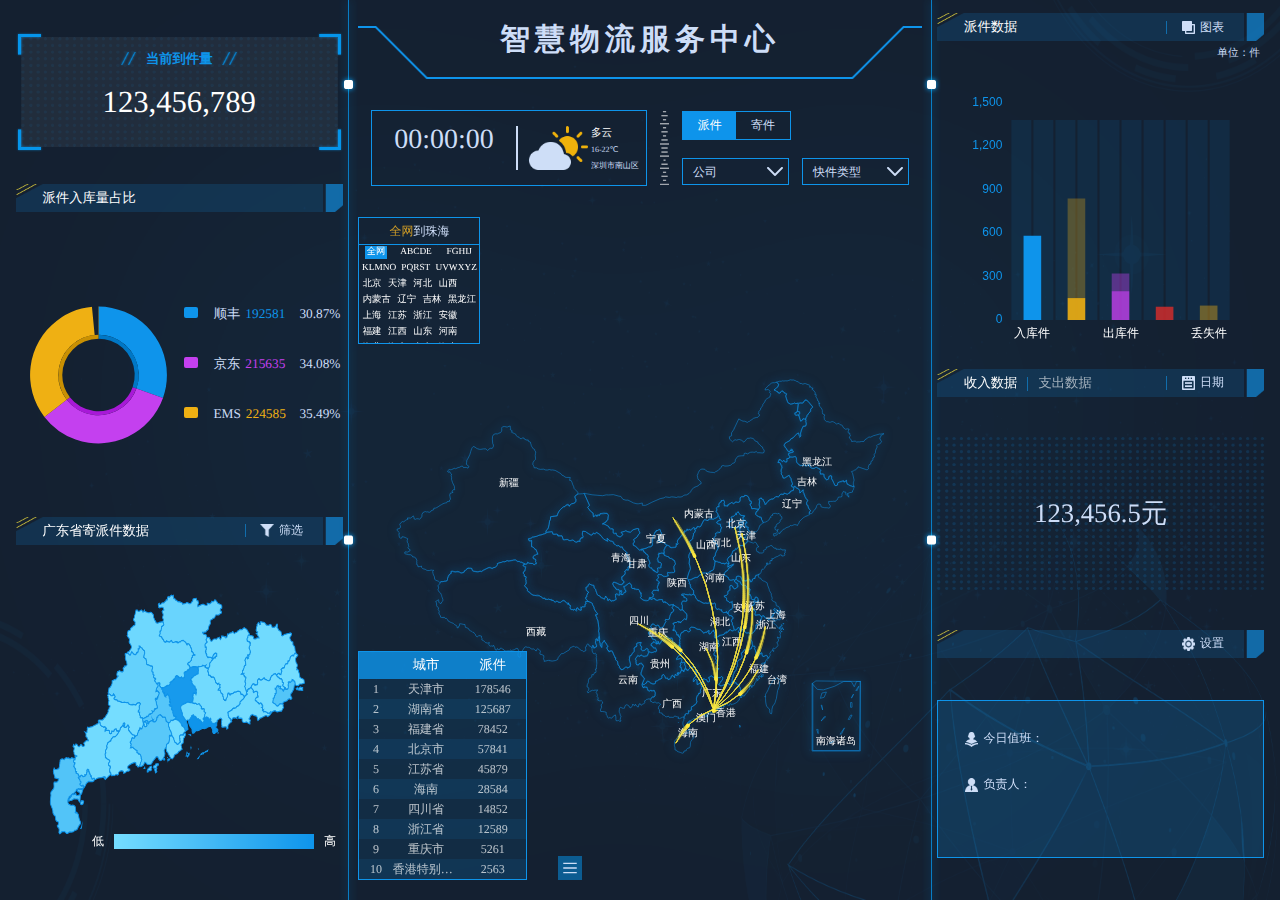
<file: 001/index.html>
<!DOCTYPE html>
<html lang="en">

<head>
    <meta charset="UTF-8">
    <meta http-equiv="X-UA-Compatible" content="IE=edge,chrome=1">
    <meta name="renderer" content="webkit">
    <meta name="viewport" content="width=device-width,initial-scale=1.0,user-scalable=no">

    <script type="text/javascript" src="js/rem.js"></script>
    <link rel="stylesheet" href="css/style.css">
    <title>智慧物流服务中心-首页</title>
</head>

<body style="visibility: hidden;">
    <div class="container-flex" tabindex="0" hidefocus="true">
        <div class="box-left">
            <div class="left-top">
                <div class="current-num">
                    <div>当前到件量</div>
                    <p>123,456,789</p>
                </div>
            </div>
            <div class="left-center">
                <div class="title-box">
                    <h6>派件入库量占比</h6>
                </div>
                <div class="chart-box pie-chart">
                    <div id="pie"></div>
                    <div>
                        <div class="pie-data">

                        </div>
                    </div>
                </div>
            </div>
            <div class="left-bottom" class="select">
                <div class="title-box">
                    <h6>广东省寄派件数据</h6>
                    <img class="line-img" src="images/line-blue.png" alt="">
                    <button id="filBtn"><img src="images/select_icon.png" alt="">筛选</button>
                </div>
                <div class="chart-box">
                    <div class="filter-con" id="filCon" data-type="1">
                        <div class="select" tabindex="0" hidefocus="true">
                            <div class="select-div">
                                派件
                            </div>
                            <ul class="select-ul">
                                <li class="active" data-value="1">派件</li>
                                <li data-value="2">寄件</li>
                            </ul>
                        </div>
                        <div class="select" tabindex="0" hidefocus="true">
                            <div class="select-div">
                                公司
                            </div>
                            <ul class="select-ul company">
                                <li class="active" data-value="">公司</li>
                                <li data-value="1">顺丰</li>
                                <li data-value="2">京东</li>
                                <li data-value="2">EMS</li>
                            </ul>
                        </div>
                        <div class="select" tabindex="0" hidefocus="true">
                            <div class="select-div">
                                快件类型
                            </div>
                            <ul class="select-ul">
                                <li class="active" data-value="">快件类型</li>
                                <li data-value="0">文件</li>
                                <li data-value="1">物品</li>
                            </ul>
                        </div>
                    </div>
                    <div id="gdMap" class="gd-map"></div>
                </div>
            </div>
        </div>
        <div class="box-center">
            <div class="center-top">
                <h1>智慧物流服务中心</h1>
            </div>
            <div class="center-center">
                <div class="weather-box">
                    <div class="data">
                        <p class="time" id="time">00:00:00</p>
                        <p id="date"></p>
                    </div>
                    <div class="weather">
                        <img id="weatherImg" src="images/weather/weather_img01.png" alt="">
                        <div id="weather">
                            <p class="active">多云</p>
                            <p>16-22℃</p>
                            <p>深圳市南山区</p>
                        </div>
                    </div>
                </div>
                <img src="images/line_bg.png" alt="">
                <div class="select-box">
                    <ul id="barType">
                        <li class="active" data-value="1">派件</li>
                        <li data-value="2">寄件</li>
                    </ul>
                    <div data-type="2">
                        <div class="select" tabindex="0" hidefocus="true">
                            <div class="select-div">
                                公司
                            </div>
                            <ul class="select-ul company">
                                <li class="active" data-value="">公司</li>
                                <li data-value="1">顺丰</li>
                                <li data-value="2">京东</li>
                                <li data-value="2">EMS</li>
                            </ul>
                        </div>
                        <div class="select" tabindex="0" hidefocus="true">
                            <div class="select-div">
                                快件类型
                            </div>
                            <ul class="select-ul">
                                <li class="active" data-value="">快件类型</li>
                                <li data-value="0">文件</li>
                                <li data-value="1">物品</li>
                            </ul>
                        </div>
                    </div>
                </div>
            </div>
            <div class="center-bottom">
                <div class="chart-box">
                    <div id="chart4" style="width:100%;height:95%;"></div>
                </div>
                <div class="city-data">
                    <div class="city-box">
                        <p id="titleQ"><span>全网</span>到珠海</p>
                        <ul class="city-btn" data-city="1">
                            <li class="active">全网</li>
                            <li>ABCDE</li>
                            <li>FGHIJ</li>
                            <li>KLMNO</li>
                            <li>PQRST</li>
                            <li>UVWXYZ</li>
                        </ul>
                        <ul class="city-div" id="city">

                        </ul>
                    </div>
                    <ul class="ranking-box">
                        <li><span></span>
                            <p>城市</p>
                            <p>派件</p>
                        </li>
                        <!--                        <li><span>1</span><p>上海</p><p>1sss25(万件)</p></li>-->
                    </ul>
                    <div class="enlarge-box">
                        <button class="enlarge-btn" id="fangda"></button>
                        <ul class="modal-btn">
                            <li>
                                <div></div>1</li>
                            <li>
                                <div></div>2</li>
                            <li>
                                <div></div>3</li>
                            <li>
                                <div></div>4</li>
                            <li>
                                <div></div>5</li>
                            <li>
                                <div></div>6</li>
                        </ul>
                    </div>
                </div>
            </div>

        </div>
        <div class="box-right">
            <div class="right-top">
                <div class="title-box">
                    <h6 id="barTitle">派件数据</h6>
                    <img class="line-img" src="images/line-blue.png" alt="">
                    <button data-state=1 id="tabBtn"><img src="images/chart_icon.png" alt=""><span>图表</span></button>
                </div>
                <p class="unit">单位：件</p>
                <div class="chart-box">
                    <div id="chart3" style="width:100%;height:100%;"></div>
                </div>
                <div class="data-box" style="display:none;">
                    <table class="table1">
                        <tr>
                            <td>入库件</td>
                            <td colspan="3" class="table-data dph-data1">0</td>
                        </tr>
                        <tr class="bg-color">
                            <td rowspan="2">在库件</td>
                            <td rowspan="2" class="table-data dph-data2">0</td>
                            <td>正常件</td>
                            <td class="table-data dph-data3">0</td>
                        </tr>
                        <tr class="bg-color">
                            <td>滞留件</td>
                            <td class="table-data dph-data5">0</td>
                        </tr>
                        <tr>
                            <td rowspan="2">出库件</td>
                            <td rowspan="2" class="dph-data6">0</td>
                            <td>派送件</td>
                            <td class="table-data dph-data7">0</td>
                        </tr>
                        <tr>
                            <td>自提件</td>
                            <td class="table-data dph-data8">0</td>
                        </tr>
                        <tr class="bg-color">
                            <td>退签件</td>
                            <td colspan="3" class="table-data dph-data9">0</td>
                        </tr>
                        <tr>
                            <td>丢失件</td>
                            <td colspan="3" class="table-data dph-data4">0</td>
                        </tr>
                    </table>
                    <table class="table1" style="display:none;">
                        <tr>
                            <td>入库件</td>
                            <td colspan="3" class="table-data mail-data1">1</td>
                        </tr>
                        <tr class="bg-color">
                            <td rowspan="2">在库件</td>
                            <td rowspan="2" class="table-data mail-data2">1</td>
                            <td>正常件</td>
                            <td class="table-data mail-data7">1</td>
                        </tr>
                        <tr class="bg-color">
                            <td>滞留件</td>
                            <td class="table-data mail-data4">1</td>
                        </tr>

                        <tr>
                            <td>出库件</td>
                            <td colspan="3" class="mail-data6">1</td>
                        </tr>
                        <tr class="bg-color">
                            <td>丢失件</td>
                            <td colspan="3" class="mail-data3">1</td>
                        </tr>
                        <tr>
                            <td>撤销件</td>
                            <td colspan="3" class="table-data mail-data5">1</td>
                        </tr>
                    </table>
                </div>
            </div>
            <div class="right-center">
                <div class="title-box">
                    <p id="switchBtn"><span class="active" data-dataType="income">收入数据</span><img class="line-img" src="images/line-blue.png" alt=""><span data-dataType="expend">支出数据</span></p>
                    <img class="line-img" src="images/line-blue.png" alt="">
                    <button id="dateBtn"><img src="images/data_icon.png" alt="">日期</button>
                </div>
                <div class="data-box">
                    <p class="data-number" id="totalProfit">123,456.5元</p>
                    <div class="time-box" id="timeBox">
                        <div class="time-div">
                            <input class="time-input" type="text" value="" id="startTime">
                            <img src="images/selsct_time.png" alt="">
                        </div>
                        <div class="time-div end">
                            <input class="time-input" type="text" value="" id="endTime">
                            <img src="images/selsct_time.png" alt="">
                        </div>
                    </div>
                </div>
            </div>
            <div class="right-bottom">
                <div class="title-box">
                    <button id="setBtn"><img src="images/settings_icon.png" alt="">设置</button>
                </div>
                <div class="data-box">
                    <div class="settings-box">
                        <p><img src="images/teacher_icon.png" alt="">今日值班：<span id="name_a"></span><span id="date_a"></span></p>
                        <p><img src="images/people_iocn.png" alt="">负责人：<span id="lea_a"></span></p>
                    </div>
                </div>
            </div>
        </div>
    </div>
    <div class="container">
        <div class="pop-up">
            <span class="close-pop"></span>
            <h2 class="title">当前到件量</h2>
            <div class="pop-data-box">
                <p>123,456,789</p>
            </div>
        </div>

        <div class="pop-up">
            <span class="close-pop"></span>
            <h2 class="title">派件入库量占比</h2>
            <div class="chart-box pie-chart">
                <div id="pie1"></div>
                <div>
                    <div class="pie-data">
                    </div>
                </div>
            </div>
        </div>

        <div class="pop-up">
            <span class="close-pop"></span>
            <h2 class="title">广东省寄派件数据 </h2>
            <div class="filter-con pop-filter" style="display:flex" data-type="3">
                <div class="select" tabindex="0" hidefocus="true">
                    <div class="select-div">
                        派件
                    </div>
                    <ul class="select-ul">
                        <li class="active" data-value="1">派件</li>
                        <li data-value="2">寄件</li>
                    </ul>
                </div>
                <div class="select" tabindex="0" hidefocus="true">
                    <div class="select-div">
                        公司
                    </div>
                    <ul class="select-ul company">
                        <li class="active" data-value="">公司</li>
                        <li data-value="1">顺丰</li>
                        <li data-value="2">京东</li>
                        <li data-value="2">EMS</li>
                    </ul>
                </div>
                <div class="select" tabindex="0" hidefocus="true">
                    <div class="select-div">
                        快件类型
                    </div>
                    <ul class="select-ul">
                        <li class="active" data-value="">快件类型</li>
                        <li data-value="0">文件</li>
                        <li data-value="1">物品</li>
                    </ul>
                </div>
            </div>
            <div class="chart-box pop-chart">
                <div id="gdMaps" class="gd-map"></div>
            </div>
        </div>

        <div class="pop-up">
            <span class="close-pop"></span>
            <div class="filter-con pop-filters" style="display:flex" data-type="4">
                <div class="select-pop" tabindex="0" hidefocus="true">
                    <ul id="barTypes">
                        <li class="active" data-value="1">派件</li>
                        <li data-value="2">寄件</li>
                    </ul>
                </div>
                <div class="select" tabindex="0" hidefocus="true">
                    <div class="select-div">
                        公司
                    </div>
                    <ul class="select-ul company">
                        <li class="active" data-value="">公司</li>
                        <li data-value="1">顺丰</li>
                        <li data-value="2">京东</li>
                        <li data-value="2">EMS</li>
                    </ul>
                </div>
                <div class="select" tabindex="0" hidefocus="true">
                    <div class="select-div">
                        快件类型
                    </div>
                    <ul class="select-ul">
                        <li class="active" data-value="">快件类型</li>
                        <li data-value="0">文件</li>
                        <li data-value="1">物品</li>
                    </ul>
                </div>
            </div>
            <div class="cont-div">
                <div class="chart-box pop-charts">
                    <div id="chart4s" style="width:100%;height:95%;"></div>
                </div>
            </div>
            <div class="cont-div">
                <h2 class="title" id="barTitles">派件数据</h2>
                <button class="btn-class" data-state=1 id="tabBtns"><img src="images/chart_icon.png" alt=""><span>图表</span></button>
                <div class="chart-box pop-chart">
                    <div id="chart3s" style="width:100%;height:90%;"></div>
                </div>
                <div class="data-box" style="top:25%;width:8.6rem;display:none;">
                    <table class="table2">
                        <tr>
                            <td>入库件</td>
                            <td colspan="3" class="table-data dph-data1">0</td>
                        </tr>
                        <tr class="bg-color">
                            <td rowspan="2">在库件</td>
                            <td rowspan="2" class="table-data dph-data2">0</td>
                            <td>正常件</td>
                            <td class="table-data dph-data3">0</td>
                        </tr>
                        <tr class="bg-color">
                            <td>滞留件</td>
                            <td class="table-data dph-data5">0</td>
                        </tr>
                        <tr>
                            <td rowspan="2">出库件</td>
                            <td rowspan="2" class="dph-data6">0</td>
                            <td>派送件</td>
                            <td class="table-data dph-data7">0</td>
                        </tr>
                        <tr>
                            <td>自提件</td>
                            <td class="table-data dph-data8">0</td>
                        </tr>
                        <tr class="bg-color">
                            <td>退签件</td>
                            <td colspan="3" class="table-data dph-data9">0</td>
                        </tr>
                        <tr>
                            <td>丢失件</td>
                            <td colspan="3" class="table-data dph-data4">0</td>
                        </tr>
                    </table>
                    <table class="table2" style="display:none;">
                        <tr>
                            <td>入库件</td>
                            <td colspan="3" class="table-data mail-data1">0</td>
                        </tr>
                        <tr class="bg-color">
                            <td rowspan="2">在库件</td>
                            <td rowspan="2" class="table-data mail-data2">0</td>
                            <td>正常件</td>
                            <td class="table-data mail-data7">0</td>
                        </tr>
                        <tr class="bg-color">
                            <td>滞留件</td>
                            <td class="table-data mail-data4">0</td>
                        </tr>

                        <tr>
                            <td>出库件</td>
                            <td colspan="3" class="mail-data6">0</td>
                        </tr>
                        <tr class="bg-color">
                            <td>丢失件</td>
                            <td colspan="3" class="mail-data3">0</td>
                        </tr>
                        <tr>
                            <td>撤销件</td>
                            <td colspan="3" class="table-data mail-data5">0</td>
                        </tr>
                    </table>
                </div>
            </div>
            <div class="cont-div">
                <h2 class="title" id="titles"></h2>
                <button class="btn-class" id="dateBtns"><img src="images/data_icon.png" alt="">日期</button>
                <div class="data-box  pop-time">
                    <div class="time-box" id="timeBoxs">
                        <div class="time-div">
                            <input class="time-input" type="text" value="" id="startTimes">
                            <img src="images/selsct_time.png" alt="">
                        </div>
                        <div class="time-div end">
                            <input class="time-input" type="text" value="" id="endTimes">
                            <img src="images/selsct_time.png" alt="">
                        </div>
                    </div>
                </div>
                <div class="pop-data-box" id="totalProfits">
                    <p></p>
                </div>
            </div>
            <div class="pop-data">
                <div class="city-data">
                    <div class="city-box">
                        <p id="titleQs"><span>全网</span>到珠海</p>
                        <ul class="city-btn" data-city="2">
                            <li class="active">全网</li>
                            <li>ABCDE</li>
                            <li>FGHIJ</li>
                            <li>KLMNO</li>
                            <li>PQRST</li>
                            <li>UVWXYZ</li>
                        </ul>
                        <ul class="city-div" id="citys">

                        </ul>
                    </div>
                    <ul class="ranking-box">
                        <li><span></span>
                            <p>城市</p>
                            <p>派件</p>
                        </li>
                        <!--                        <li><span>1</span><p>上海</p><p>1sss25(万件)</p></li>-->
                    </ul>

                </div>
            </div>
        </div>
        <div class="pop-up">
            <span class="close-pop"></span>
            <h2 class="title">设置</h2>
            <div class="set-div">
                <div class="set-box">
                    <label class="four-f" for="">排班日期</label>
                    <div class="time-div">
                        <input class="time-input" type="text" value="" id="times">
                        <img src="images/selsct_time.png" alt="">
                    </div>
                </div>
                <div class="set-box">
                    <label for="">值班人</label>
                    <input type="text" value="">
                    <button class="plus" id="addT"></button>
                    <button class="mineus" id="mineusT" style="display:none;"></button>
                </div>
                <div class="set-box">
                    <label for="">负责人</label>
                    <input type="text" value="">
                    <button class="plus" id="addL"></button>
                    <button class="mineus" id="mineusL" style="display:none;"></button>
                    <button class="add-btn" id="addSet"><img src="images/plus.png" alt="">添加</button>
                </div>
                <table class="table3">
                    <thead>
                        <tr>
                            <th>值班人</th>
                            <th>排班日期</th>
                            <th>负责人</th>
                            <th>操作</th>
                        </tr>
                    </thead>
                    <tbody id="tList">
<!--
                        <tr>
                            <td colspan="4">
                                <p style="width:9.6rem;">暂无数据</p>
                            </td>
                        </tr>
-->
                   <tr>
                       <td>1</td>
                       <td>1</td>
                       <td>1</td>
                       <td>1</td>
                   </tr>
                   <tr>
                       <td>1</td>
                       <td>1</td>
                       <td>1</td>
                       <td>1</td>
                   </tr>
                   <tr>
                       <td>1</td>
                       <td>1</td>
                       <td>1</td>
                       <td>1</td>
                   </tr>
                   <tr>
                       <td>1</td>
                       <td>1</td>
                       <td>1</td>
                       <td>1</td>
                   </tr>
                   <tr>
                       <td>1</td>
                       <td>1</td>
                       <td>1</td>
                       <td>1</td>
                   </tr>
                   <tr>
                       <td>1</td>
                       <td>1</td>
                       <td>1</td>
                       <td>1</td>
                   </tr>
                   <tr>
                       <td>1</td>
                       <td>1</td>
                       <td>1</td>
                       <td>1</td>
                   </tr>
                    </tbody>
                </table>
                <div class="pages-div" class="mineus">
                    <button class="prev"></button>
                    <p id="page"><span>0</span>/<span>0</span></p>
                    <button class="next"></button>
                    <input type="number">
                    <button class="skip">跳转</button>
                </div>
            </div>
            <div class="tishi">日期已存在!</div>
            <div class="edit-div" style="display:none;">
                <h4>编辑</h4>
                <span class="close-edit"></span>
                <div class="set-box">
                    <label for="">值班人</label>
                    <input class="input-edit" id="editT" type="text" value="">
                </div>
                <div class="set-box">
                    <label for="">负责人</label>
                    <input class="input-edit" id="editL" type="text" value="">
                </div>
                <div class="set-box edit-box">
                    <button id="qxEdit">取消</button>
                    <button id="qdEdit">确定</button>
                </div>
            </div>
        </div>
    </div>
</body>
<script type="text/javascript" src="js/jquery-3.3.1.min.js"></script>
<script type="text/javascript" src="js/layer/layer.min.js"></script>
<script type="text/javascript" src="js/layer/laydate/laydate.js"></script>
<script type="text/javascript" src="js/echarts.min.js"></script>
<script type="text/javascript" src="js/china.js"></script>
<script type="text/javascript" src="js/data/guangdong.js"></script>
<script type="text/javascript" src="js/base.js"></script>
<script type="text/javascript">
    $('document').ready(function () {
        $("body").css('visibility', 'visible');
        var localData = [$('#teacher').val(), $('#start').val() + '/' + $('#end').val(), $('#leader').val()]
        localStorage.setItem("data", localData);
        $('#conBtn').on('click', function () {
            localData = [$('#teacher').val(), $('#start').val() + '/' + $('#end').val(), $('#leader').val()]
            if (typeof (Storage) !== "undefined") {
                localStorage.setItem("data", localData);
                var arr = localStorage.getItem("data").split(',');
                $('#name_a').html(arr[0]);
                $('#date_a').html(arr[1]);
                $('#lea_a').html(arr[2]);
            }
        })
        $('#fangda').on('click', function () {
            if ($(this).siblings('ul').is(":hidden")) {
                $(this).addClass('active').siblings('ul').show();
            } else {
                $(this).removeClass('active').siblings('ul').hide();
            }
        })

        $('.modal-btn>li').on('click', function () {
            var index = $(this).index();
            if (index <= 2) {
                $('.container').attr('style', 'visibility: visible').find('.pop-up').eq(index).attr('style', 'visibility: visible').siblings().attr('style', 'visibility: hidden');
            } else if (index > 2 && index < 5) {
                $('.container').attr('style', 'visibility: visible').find('.pop-up').eq(3).attr('style', 'visibility: visible').siblings().attr('style', 'visibility: hidden');
                if (index != 3) {
                    $('.pop-data .ranking-box').hide();
                } else {
                    $('.pop-data .ranking-box').show();
                }
                $('.cont-div').eq(index - 3).attr('style', 'visibility: visible').siblings('.cont-div').attr('style', 'visibility: hidden');
            } else if (index == 5) {
                $('.container').attr('style', 'visibility: visible').find('.pop-up').eq(3).attr('style', 'visibility: visible').siblings().attr('style', 'visibility: hidden');
                $('.pop-data .ranking-box').hide();
                if ($('#switchBtn').find('.active').data('datatype') == "income") {
                    $('#titles').html('收入数据');
                    $('#totalProfits').html('123,456.5元');
                    $('.cont-div').eq(2).attr('style', 'visibility: visible').siblings('.cont-div').attr('style', 'visibility: hidden');
                } else if ($('#switchBtn').find('.active').data('datatype') == 'expend') {
                    $('#titles').html('支出数据');
                    $('#totalProfits').html('32,111.4元');
                    $('.cont-div').eq(2).attr('style', 'visibility: visible').siblings('div').attr('style', 'visibility: hidden');
                }
            }
        })
    })
</script>



</html>
</file>
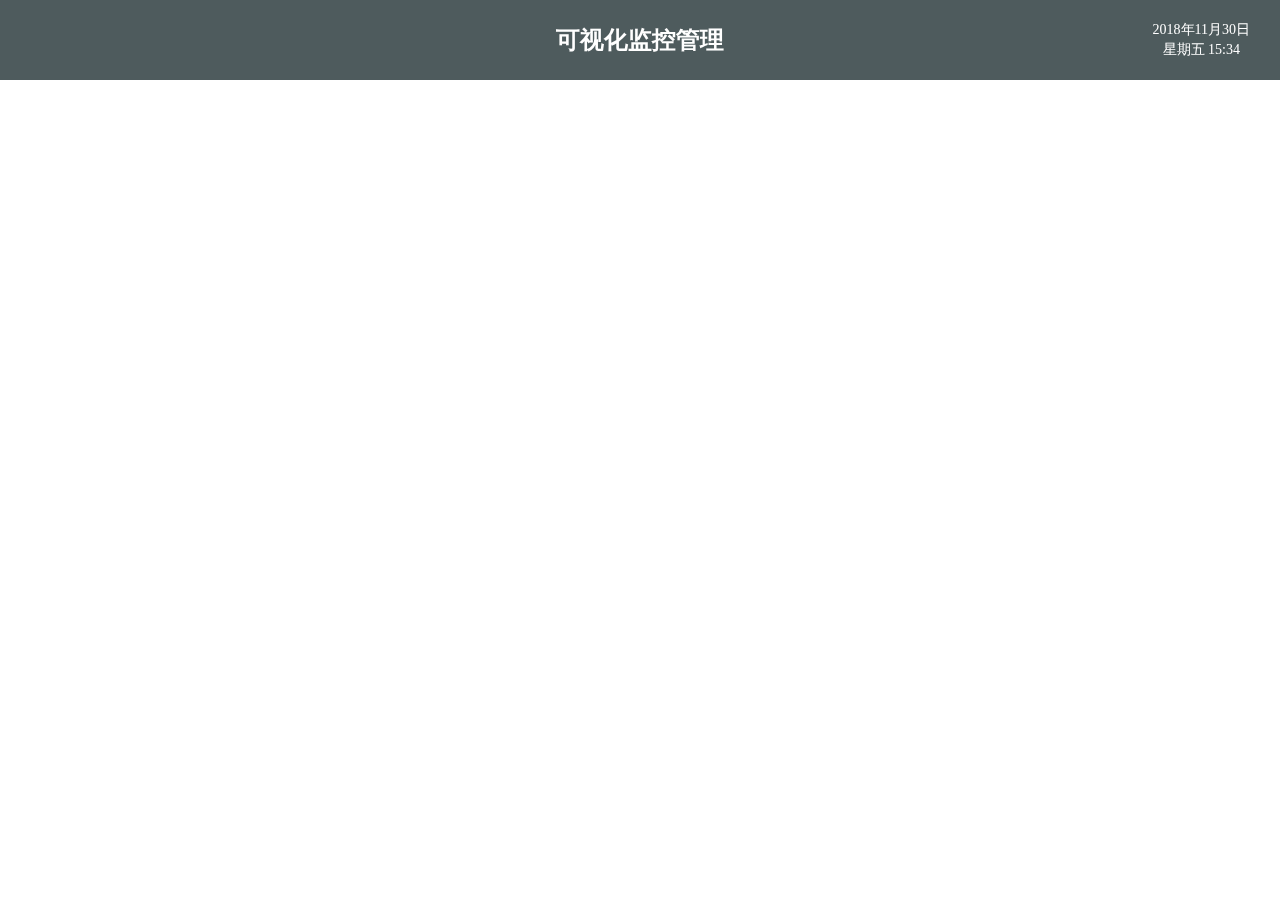
<file: 004/index.html>
<!DOCTYPE html>
<html lang="en">
<head>
    <meta charset="UTF-8">
    <title>大屏展示</title>
    <script type="text/javascript" src="http://api.map.baidu.com/api?v=2.0&ak=qbNs2GWNZOnHPTtDW1eBDgqA0DPhamBR"></script>
</head>
<body>
<div id="mapContainer"></div>
<div class="nav-top">
    <span class="nav-top-title">可视化监控管理</span>
    <div class="nav-top-time">
        <span id="date">2018年11月30日</span>
        <span id="time">星期五&nbsp;15:34</span>
    </div>
</div>
<script type="text/javascript" src="lib/loadingScript.js"></script>
<script type="text/javascript">
    //初始化地图
    var map = new BMap.Map("mapContainer",{toolBarVisible:false});
    var point = new BMap.Point(116.404, 39.915);
    map.centerAndZoom(point, 12);
    map.loaded = function () {
        drawMap(mapData,map);
    };
    var map = new BMap.Map('mapContainer');
    map.centerAndZoom(new BMap.Point(116.404, 40.10), 12);

    var  mapStyle ={
        features: ["road", "building","water","land"],//隐藏地图上的poi
        style : "midnight"  //设置地图风格为高端黑
    };
    map.setMapStyle(mapStyle);

    function checkhHtml5()
    {
        if (typeof(Worker) === "undefined")
        {
            if(navigator.userAgent.indexOf("MSIE 9.0")<=0)
            {
                alert("定制个性地图示例：IE9以下不兼容，推荐使用百度浏览器、chrome、firefox、safari、IE10");
            }

        }
    }
    checkhHtml5();

    //时间
    var timer = null;
    function setTime(){
        if(timer !== null){
            clearTimeout(timer);
        }
        setTimeout(function () {
            $("#date").text(getTime()[0]);
            $("#time").text(getTime()[1] +"  "+ getTime()[2]);
            setTime();
        },1000);
    }
    setTime();

    //legend 生成图例
    function createLegend() {
        var html = '';
        html += '<div class="legend-container">';
            html += '<div class="legend-content"><span><img src="icon/legend.png"/>运维区域</span></div>';
            html += '<div class="legend-content"><span><span class="red-legend"></span><span style="font-size: 14px;">及时率</span></span><span><span class="green-legend"></span><span style="font-size: 14px;">完成率</span><span><span style="margin-right: -10px;"><img src="icon/高亮图标小.png"></span><span style="font-size: 14px;">高亮区域</span></span></span></div>';
        html += '</div>';
        $("body").append(html);
        setLegendPos();
    }
    function setLegendPos() {
        var $legendW = $("body").width() - (270 + 16) * 2;
        $(".legend-container").css({
            position:"fixed",
            top:90,
            left:296,
            width:$legendW
        });
    }
    createLegend();


    //生成卡片
    //总指标
    var zhzb =
        '<ul>' +
            '<li><span class="zhzb-li-name">运维设备<span class="typeStyle">（个）</span></span><span class="zhzb-li-num">653212</span></li>' +
            '<li><span class="zhzb-li-name">保修总数<span class="typeStyle">（个）</span></span><span class="zhzb-li-num">4321</span></li>' +
            '<li><span class="zhzb-li-name">维修完成<span class="typeStyle">（个）</span></span><span class="zhzb-li-num">4213</span></li>' +
            '<li><span class="zhzb-li-name">正在维修<span class="typeStyle">（个）</span></span><span class="zhzb-li-num">108</span></li>' +
            '<li><span class="zhzb-li-name">维修及时率<span class="typeStyle">（%）</span></span><span class="zhzb-li-num">82.5</span></li>' +
            '<li><span class="zhzb-li-name">维修完成率<span class="typeStyle">（%）</span></span><span class="zhzb-li-num">97.5</span></li>' +
        '</ul>';

    var zzb = new CreateTip({
        id:"zongzhibiao",
        titleName:"总指标",
        icon:"icon/总指标.png",
        pos:{position:"fixed",top:90,left:16},
        width:270,
//        html:zhzb
    });
    zzb.setData(zhzb);

    //预警
    var yujing =
        '<ul>' +
        '<li><span class="zhzb-li-name">IC卡</span><span class="zhzb-li-num"><span></span><span class="font-w yj-span">100</span></span></li>' +
        '<li><span class="zhzb-li-name">报站器</span><span class="zhzb-li-num"><span><img src="icon/上升趋势.png"></span><span class="font-w yj-span">120</span></span></li>' +
        '<li><span class="zhzb-li-name">定位设备</span><span class="zhzb-li-num"><span><img src="icon/下降趋势.png"></span><span class="font-w yj-span">80</span></span></li>' +
        '</ul>';
   var yj = new CreateTip({
        id:"yujing",
        titleName:"预警",
        icon:"icon/预警.png",
        pos:{position:"fixed",top:354,left:16},
        width:270,
        //html:yujing
    });
    yj.setData(yujing);

    //考勤
    var kaoqin =
        '<ul>' +
        '<li><span class="zhzb-li-name">正常</span><span class="zhzb-li-num">100</span></li>' +
        '<li><span class="zhzb-li-name">迟到</span><span class="zhzb-li-num">2</span></li>' +
        '<li><span class="zhzb-li-name">旷工</span><span class="zhzb-li-num">0</span></li>' +
        '<li><span class="zhzb-li-name">缺卡</span><span class="zhzb-li-num">3</span></li>' +
        '<li><span class="zhzb-li-name">休息</span><span class="zhzb-li-num">4</span></li>' +
        '</ul>';

    var kq = new CreateTip({
        id:"kaoqin",
        titleName:"考勤",
        icon:"icon/考勤.png",
        pos:{position:"fixed",top:530,left:16},
        width:270,
//        html:kaoqin
    });
    kq.setData(kaoqin);

    //详细指标
    var xxzb =
        '<div id="qybxspm">' +
            '' +
        '</div>'+
        '<div id="qywcspm">' +
        '' +
        '</div>'+
        '<div id="qywclpm">' +
        '' +
        '</div>';
    var xzb = new CreateTip({
        id:"xxzb",
        titleName:"详细指标",
        icon:"icon/详细指标.png",
        pos:{position:"fixed",top:90,right:16},
        width:270,
//        html:xxzb
    });
    xzb.setData(xxzb);
    var qybxspm = new CreateSpeed({
        id:"qybxspm",
        icon:"icon/区域报修数排名.png",
        title:"区域报修数排名",
        max:1300
    });
    qybxspm.setData([
        {"name":"中部","data":1123,"color":"#55DAED"},
        {"name":"东部","data":904,"color":"#55B6ED"},
        {"name":"西部","data":845,"color":"#3F80D2"},
        {"name":"北部","data":756,"color":"#2B5DB8"},
        {"name":"南部","data":684,"color":"#1864E3"}
    ]);
    var qywcspm = new CreateSpeed({
        id:"qywcspm",
        icon:"icon/区域完成数排名.png",
        title:"区域完成数排名",
        max:1300
    });
    qywcspm.setData([
        {"name":"中部","data":1103,"color":"#55DAED"},
        {"name":"东部","data":864,"color":"#55B6ED"},
        {"name":"西部","data":860,"color":"#3F80D2"},
        {"name":"北部","data":618,"color":"#2B5DB8"},
        {"name":"南部","data":596,"color":"#1864E3"}
    ]);
    var qywclpm = new CreateSpeed({
        id:"qywclpm",
        icon:"icon/区域完成率.png",
        title:"区域完成率排名",
        max:null
    });
    qywclpm.setData([
        {"name":"中部","data":"99.4%","color":"#55DAED"},
        {"name":"东部","data":"98%","color":"#55B6ED"},
        {"name":"西部","data":"88%","color":"#3F80D2"},
        {"name":"北部","data":"86%","color":"#2B5DB8"},
        {"name":"南部","data":"70%","color":"#1864E3"}
    ]);

    //屏幕自适应适配
//    window.resize = function () {
//        setTop();
//    };
//    function setTop() {
//        var $bodyH = $("body").height();
//        var top = ($bodyH - 660 - 90)/3;
//        if(top > 0){
//            $("#zongzhibiao").css({
//                top:top + 90
//            });
//            $("#yujing").css({
//                top:top + 260 +94
//            });
//            $("#kaoqin").css({
//                top:top + 430 +98
//            });
//            $("#xxzb").css({
//                top:top + 90
//            });
//        }
//    }
//    setTop();
</script>
</body>
</html>
</file>
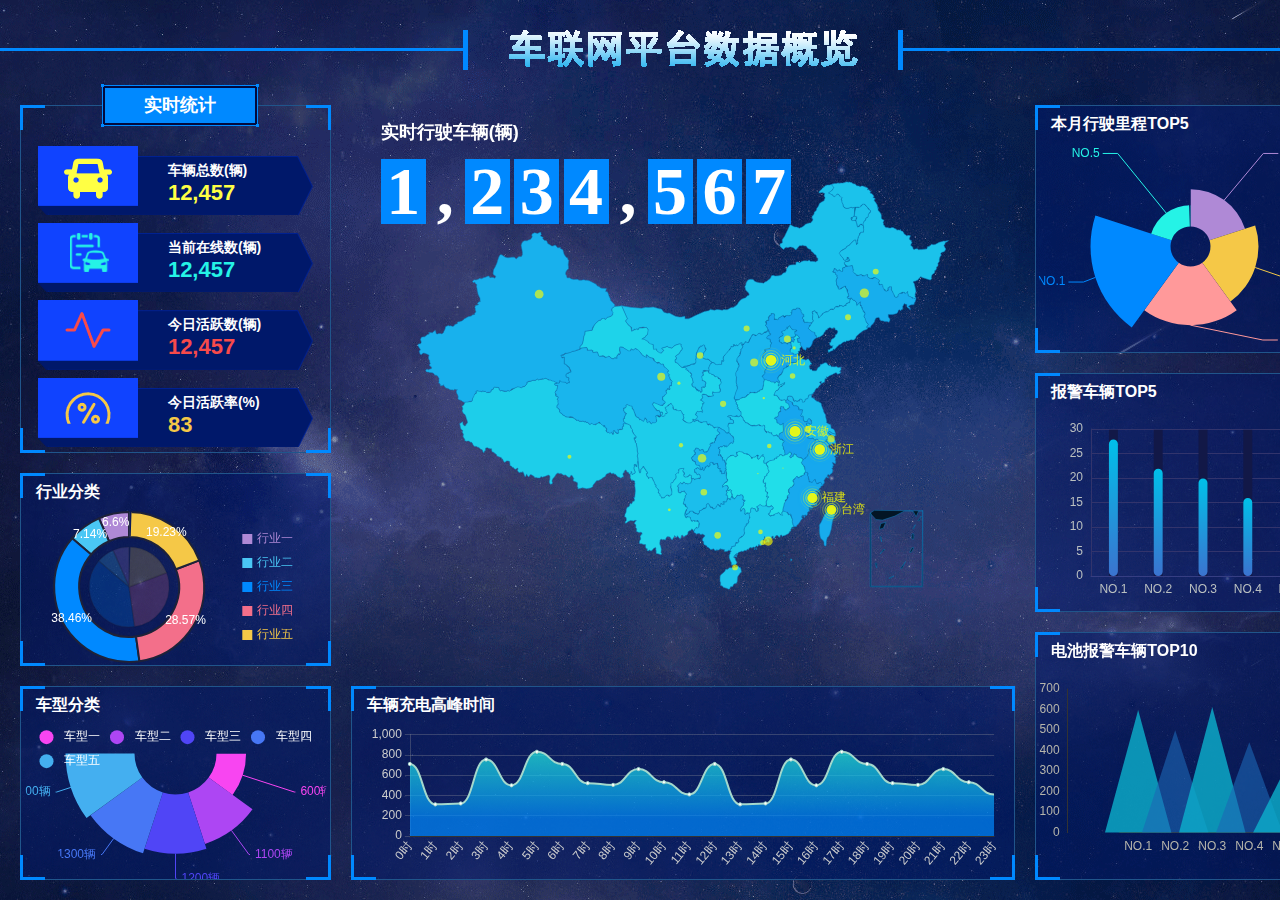
<file: 005/index.html>
<!DOCTYPE html>
<html lang="en">
<head>
    <meta charset="UTF-8">
    <title>新能源车联网综合大数据平台</title>
    <link rel="stylesheet" href="css/common.css">
    <link rel="stylesheet" href="css/map.css">
</head>
<body>
<div class="data">

    <div class="data-title">
        <div class="title-left fl"></div>
        <div class="title-center fl"></div>
        <div class="title-right fr"></div>
    </div>
    <div class="data-content">
        <div class="con-left fl">
            <div class="left-top">
                <div class="info">
                    <div class="info-title">实时统计</div>
                    <img src="img/bj-1.png" alt="" class="bj-1">
                    <img src="img/bj-2.png" alt="" class="bj-2">
                    <img src="img/bj-3.png" alt="" class="bj-3">
                    <img src="img/bj-4.png" alt="" class="bj-4">
                    <div class="info-main">
                        <div class="info-1">
                            <div class="info-img fl">
                                <img src="img/info-img-1.png" alt="">
                            </div>
                            <div class="info-text fl">
                                <p>车辆总数(辆)</p>
                                <p>12,457</p>
                            </div>
                        </div>
                        <div class="info-2">
                            <div class="info-img fl">
                                <img src="img/info-img-2.png" alt="">
                            </div>
                            <div class="info-text fl">
                                <p>当前在线数(辆)</p>
                                <p>12,457</p>
                            </div>
                        </div>
                        <div class="info-3">
                            <div class="info-img fl">
                                <img src="img/info-img-3.png" alt="">
                            </div>
                            <div class="info-text fl">
                                <p>今日活跃数(辆)</p>
                                <p>12,457</p>
                            </div>
                        </div>
                        <div class="info-4">
                            <div class="info-img fl">
                                <img src="img/info-img-4.png" alt="">
                            </div>
                            <div class="info-text fl">
                                <p>今日活跃率(%)</p>
                                <p>83</p>
                            </div>
                        </div>
                    </div>
                </div>
                <div class="top-bottom">
                    <div class="title">行业分类</div>
                    <img src="img/bj-1.png" alt="" class="bj-1">
                    <img src="img/bj-2.png" alt="" class="bj-2">
                    <img src="img/bj-3.png" alt="" class="bj-3">
                    <img src="img/bj-4.png" alt="" class="bj-4">
                    <div id="echarts_1" class="charts"></div>
                </div>
            </div>
            <div class="left-bottom">
                <div class="title">车型分类</div>
                <img src="img/bj-1.png" alt="" class="bj-1">
                <img src="img/bj-2.png" alt="" class="bj-2">
                <img src="img/bj-3.png" alt="" class="bj-3">
                <img src="img/bj-4.png" alt="" class="bj-4">
                <div id="echarts_2" class="charts"></div>
            </div>
        </div>
        <div class="con-center fl">
            <div class="map-num">
                <p>实时行驶车辆(辆)</p>
                <div class="num">
                    <span>1</span>
                    <span>,</span>
                    <span>2</span>
                    <span>3</span>
                    <span>4</span>
                    <span>,</span>
                    <span>5</span>
                    <span>6</span>
                    <span>7</span>
                </div>
            </div>
            <div class="cen-top" id="map"></div>
            <div class="cen-bottom">
                <div class="title">车辆充电高峰时间</div>
                <img src="img/bj-1.png" alt="" class="bj-1">
                <img src="img/bj-2.png" alt="" class="bj-2">
                <img src="img/bj-3.png" alt="" class="bj-3">
                <img src="img/bj-4.png" alt="" class="bj-4">
                <div id="echarts_3" class="charts"></div>
            </div>
        </div>
        <div class="con-right fr">
            <div class="right-top">
                <div class="title">本月行驶里程TOP5</div>
                <img src="img/bj-1.png" alt="" class="bj-1">
                <img src="img/bj-2.png" alt="" class="bj-2">
                <img src="img/bj-3.png" alt="" class="bj-3">
                <img src="img/bj-4.png" alt="" class="bj-4">
                <div id="echarts_4" class="charts"></div>
            </div>
            <div class="right-center">
                <div class="title">报警车辆TOP5</div>
                <img src="img/bj-1.png" alt="" class="bj-1">
                <img src="img/bj-2.png" alt="" class="bj-2">
                <img src="img/bj-3.png" alt="" class="bj-3">
                <img src="img/bj-4.png" alt="" class="bj-4">
                <div id="echarts_5" class="charts"></div>
            </div>
            <div class="right-bottom">
                <div class="title">电池报警车辆TOP10</div>
                <img src="img/bj-1.png" alt="" class="bj-1">
                <img src="img/bj-2.png" alt="" class="bj-2">
                <img src="img/bj-3.png" alt="" class="bj-3">
                <img src="img/bj-4.png" alt="" class="bj-4">
                <div id="echarts_6" class="charts"></div>
            </div>
        </div>
    </div>
</div>

</body>
<script src="js/jquery-2.1.1.min.js"></script>
<script src="js/echarts.min.js"></script>
<script src="js/china.js"></script>
<script src="js/echarts.js"></script>
</html>
</file>
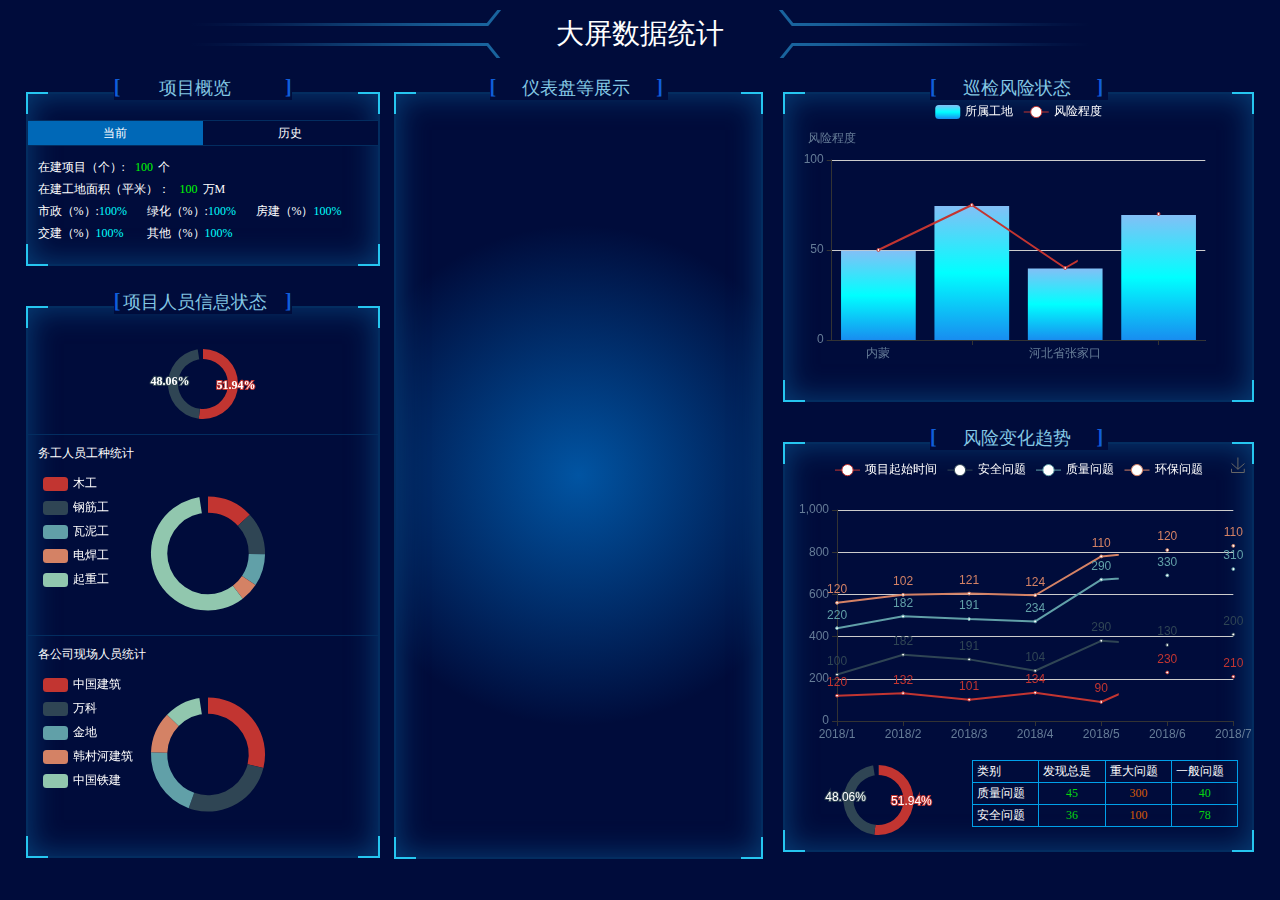
<file: 006/index.html>
<!doctype html>
<html lang="en">
<head>
<meta charset="UTF-8">
<meta name="Generator" content="EditPlus®">
<meta name="Author" content="">
<meta name="Keywords" content="">
<meta name="Description" content="">
<link href="css/public.css" rel="stylesheet" type="text/css"/>
<link href="css/jianlisw.css" rel="stylesheet" type="text/css"/>
<title>大屏数据统计</title>
</head>
<body>
<!-- banner start -->
<div class="caption-title">
    <i class="fl"><img src="images/title-left.png" ></i>
    <span class="biaoti fl">大屏数据统计</span>
    <i class="fr"><img src="images/title-right.png" ></i>
</div>
<!-- 内容正文 -->
<div class="zhenwen">
    <div class="left_zs fl">
    	<!-- 项目概览 -->
        <div class="data-box1 left_tb fl">
            <i class="topL"></i>
            <i class="topR"></i>
            <i class="bottomL"></i>
            <i class="bottomR"></i>
            <div class="data-title">
                <b class="data-title-left fl">[</b>
                <span>项目概览</span>
                <b class="data-title-right fr">]</b>
            </div>
                <!-- 项目概览-->
            <div class="xmglan">        
                <ul class="xmgl_heard">
                    <li>当前</li>
                    <li class="hove">历史</li>
                </ul>            
                <div id="xmgl_cen">              
                    <div class="xmgl_tb">
                    	<ul class="xm_cszs">
                           <li>在建项目（个）:<span>100</span>个</li>
                           <li> 在建工地面积（平米）：<span>100</span>万M</li>
                           <li>
                                <p>市政（%）:<span>100</span><cite>%</cite></p>  
                                <p>绿化（%）:<span>100</span><cite>%</cite></p>
                                <p>房建（%）<span>100</span><cite>%</cite></p> 
                           </li>
                           <li>
                           		<p>交建（%）<span>100</span><cite>%</cite></p>
                                <p>其他（%）<span>100</span><cite>%</cite></p>
                           </li>
                        </ul>
                    </div> 
                    <div class="xmgl_tb none">
                    <ul class="xm_cszs">
                           <li>在建项目（个）:<span>140</span>个</li>
                           <li> 在建工地面积（平米）：<span>120</span>万M</li>
                           <li>
                                <p>市政（%）:<span>110</span><cite>%</cite></p>  
                                <p>绿化（%）:<span>140</span><cite>%</cite></p>
                                <p>房建（%）<span>180</span><cite>%</cite></p> 
                           </li>
                           <li>
                           		<p>交建（%）<span>10</span><cite>%</cite></p>
                                <p>其他（%）<span>140</span><cite>%</cite></p>
                           </li>
                        </ul>
                    </div>  
                </div>
            </div>     
        </div>     
    	<!-- 项目人员信息状态 -->
        <div class="data-box1 left_tb fl mtop40">
            <i class="topL"></i>
            <i class="topR"></i>
            <i class="bottomL"></i>
            <i class="bottomR"></i>
            <div class="data-title">
                <b class="data-title-left fl">[</b>
                <span>项目人员信息状态</span>
                <b class="data-title-right fr">]</b>
            </div>
                <!-- 项目人员信息状态-->
            <div class="xmglan">        
                <div id="lytj" class="lytj"></div>   
                
              	<div class="wgrytj">
                	<span class="wgrytj_bt">务工人员工种统计</span>
                	<div class="wgrytj_tb">
                     <div id="gztj" style="height:163px"></div>                    
                    </div>
                </div>
                
                <div class="wgrytj">
                	<span class="wgrytj_bt">各公司现场人员统计</span>
                	<div class="wgrytj_tb">
                     <div id="xcrytj" style="height:163px"></div>                    
                    </div>
                </div>
            </div>     
        </div>
                
    </div>
    
	  <!--仪表盘等展示-->
    <div class="center_zs fl">
        <div class="data-box1 box1-back">
            <i class="topL"></i>
            <i class="topR"></i>
            <i class="bottomL"></i>
            <i class="bottomR"></i>
            <div class="data-title">
                <b class="data-title-left">[</b>
                <span>仪表盘等展示</span>
                <b class="data-title-right">]</b>
            </div>
            
        </div>
    </div>    
    <!--右侧图表展示 -->
    <div class="right_zs fl">
    	 <!-- 巡检风险状态 -->        
        <div class="data-box1 right_tb ">
            <i class="topL"></i>
            <i class="topR"></i>
            <i class="bottomL"></i>
            <i class="bottomR"></i>
            <div class="data-title">
                <b class="data-title-left">[</b>
                <span>巡检风险状态</span>
                <b class="data-title-right">]</b>
            </div>
              <!--巡检风险状态-->
            <div class="ryclts"> 
              <div id="xjfxzt" style="height:300px"></div>
            </div> 
        </div>  
        
        <!-- 风险变化趋势 -->        
        <div class="data-box1 right_tb mtop40">
            <i class="topL"></i>
            <i class="topR"></i>
            <i class="bottomL"></i>
            <i class="bottomR"></i>
            <div class="data-title">
                <b class="data-title-left">[</b>
                <span>风险变化趋势</span>
                <b class="data-title-right">]</b>
            </div>
              <!--问题等级-->
            <div class="ryclts">          			
                <div class="clearfix"><div id="fxbhqs" style="height:300px"></div></div>
                <div class="wgrytj">                	
                	<div class="wenti_dj">
                    	 <div id="wentidj" style="height:100px"></div>
                    </div>
                    <div  class="wenti_bg">
<table width="200" border="1">
  <tr>
    <td>类别</td>
    <td>发现总是</td>
    <td>重大问题</td>
    <td>一般问题</td>
  </tr>
  <tr>
    <td>质量问题</td>
    <td class="green">45</td>
    <td class="orange">300</td>
    <td class="green">40</td>
  </tr>
  <tr>
    <td>安全问题</td>
    <td class="green">36</td>
    <td class="orange">100</td>
    <td class="green">78</td>
  </tr>
</table>

                    </div>
                </div>
            </div> 
        </div>   
    </div>

</div>      
        
<div class="h30 clearfix"></div>      
</body>
<script src="js/jquery.min.js"></script>
<script src="js/echarts.min.js"></script>
<script src="js/monitor_sw.js"></script>

<script>
$(function(){
	//分类选择	
	$(".xmgl_heard li").click(function(){
	
		$(this).attr("class","");
		$(this).siblings().attr("class","hove");
		$("#xmgl_cen").find(".xmgl_tb").eq($(this).index()).removeClass("none").siblings().addClass("none")
	});
})
</script>

</html>
</file>
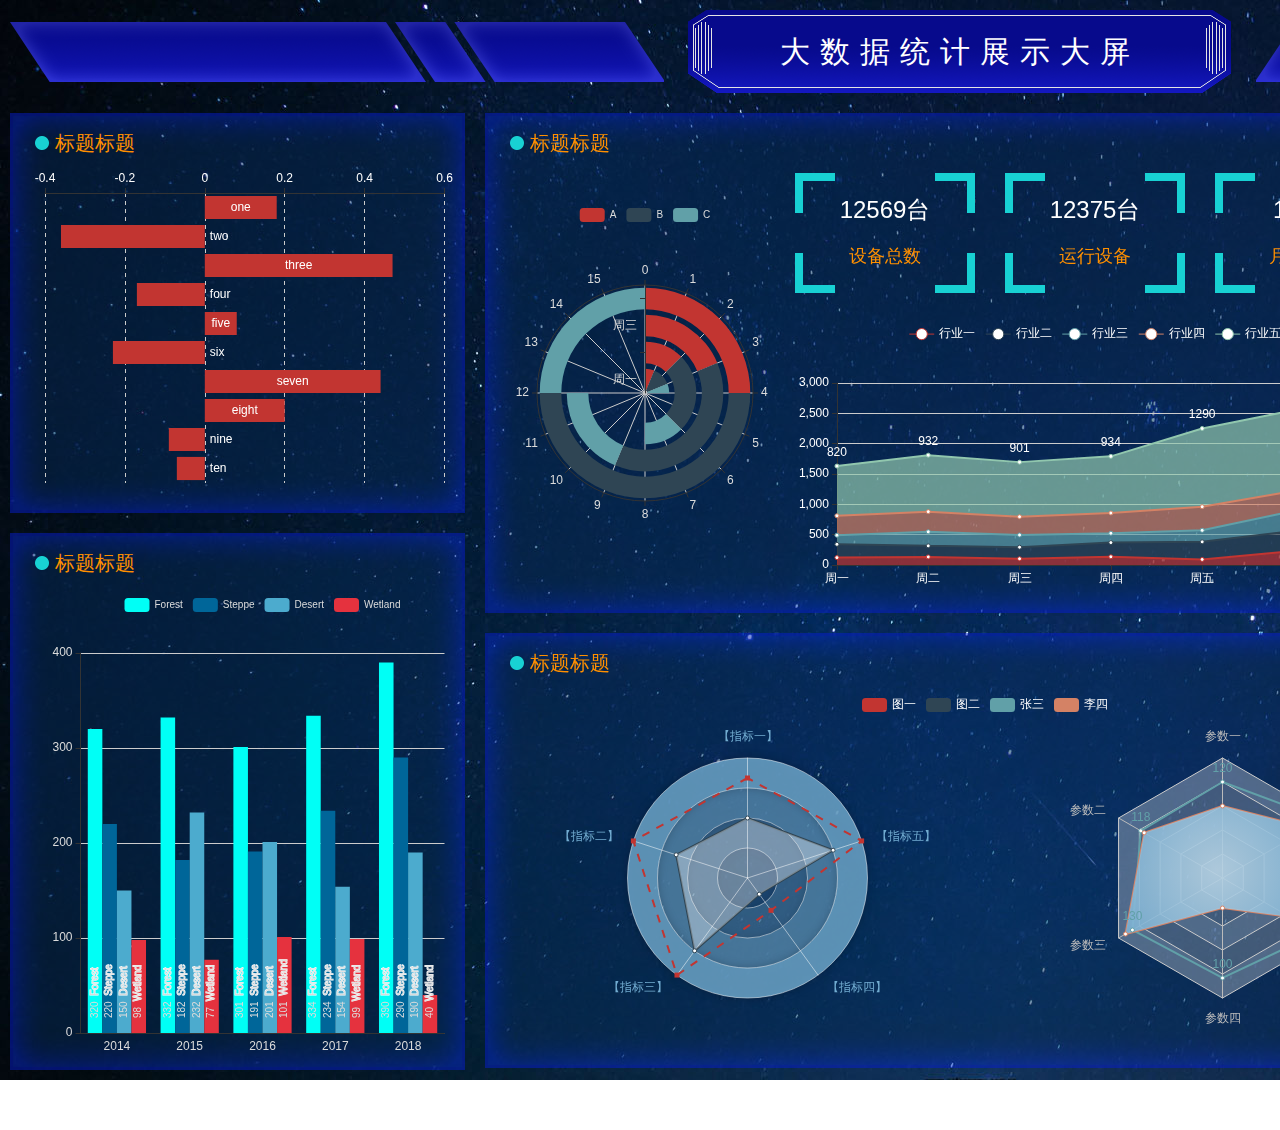
<file: 007/index.html>
<!DOCTYPE html>
<html>
	<head>
		<meta charset="utf-8">
		<title>大数据统计展示大屏</title>
		<!-- 新 Bootstrap 核心 CSS 文件 -->
		<link href="css/bootstrap.min.css" rel="stylesheet">
		<!-- jQuery文件。务必在bootstrap.min.js 之前引入 -->
		<script src="js/jquery.min.js"></script>
		<!-- 最新的 Bootstrap 核心 JavaScript 文件 -->
		<script src="js/bootstrap.min.js"></script>
		<link href="css/index.css" rel="stylesheet" />
	</head>
	<body>
		<header>大数据统计展示大屏</header>
		<div class="container m-20">
			<div class="row">
				<div class="col-lg-3">
					<div class="box1">
						<div class="title">标题标题</div>
						<div class="box1_con" id="box1"></div>
					</div>
					<div class="box2 m-20">
						<div class="title">标题标题</div>
						<div class="box2_con" id="box2"></div>
					</div>
				</div>
				<div class="col-lg-6">
					<div class="box3">
						<div class="title">标题标题</div>
						<div class="box3_con">
							<div class="box3_con_left" id="box3_left"></div>
							<div class="box3_con_right">
								<div class="box3_con_right_top">
									<div class="row">
										<div class="col-lg-4 data_bg"><p>12569台</p><small>设备总数</small></div>
										<div class="col-lg-4 data_bg"><p>12375台</p><small>运行设备</small></div>
										<div class="col-lg-4 data_bg"><p>178台</p><small>月修设备</small></div>
									</div>
								</div>
								<div class="box3_con_right_bot" id="box3_right"></div>
							</div>
						</div>
					</div>
					<div class="box4 m-20">
						<div class="title">标题标题</div>
						<div class="box4_con" id="box4"></div>
					</div>
				</div>
				<div class="col-lg-3 box5">
					<div class="title">标题标题</div>
					<div class="box5_con">
						<div class="box5_con_top" id="box5"></div>
						<div class="title m-20">标题标题</div>
						<div class="box5_con_bot">
							<ul>
								<li>1、列表类信息标题测试列表类信息标题测试列表类信息标题测试</li>
								<li>2、列表类信息标题测试列表类信息标题测试列表闻标题测试</li>
								<li>3、列表类信息标题测试列表类信息标题测试信息标题测试</li>
								<li>4、列表类信息标题测试标题测试列表类信息标题测试</li>
								<li>5、列表类信息标题测试列表类信息标题测列表类信息标题测试</li>
								<li>6、列表类信息标题测试列表类信息标题测试列表测试</li>
								<li>7、列表类信息标题测试列表类信息标题测试列表类信息标题测试</li>
								<li>8、列表类信息标题测试列表类信息标题测试列表类标题测试</li>
							</ul>
						</div>
					</div>
				</div>
			</div>
		</div>
		<script type="text/javascript" src="js/echarts.min.js"></script>
		<script type="text/javascript" src="js/box1.js"></script>
		<script type="text/javascript" src="js/box2.js"></script>
		<script type="text/javascript" src="js/box3_left.js"></script>
		<script type="text/javascript" src="js/box3_right.js"></script>
		<script type="text/javascript" src="js/box4.js"></script>
		<script type="text/javascript" src="js/box5.js"></script>
	</body>
</html>
</file>
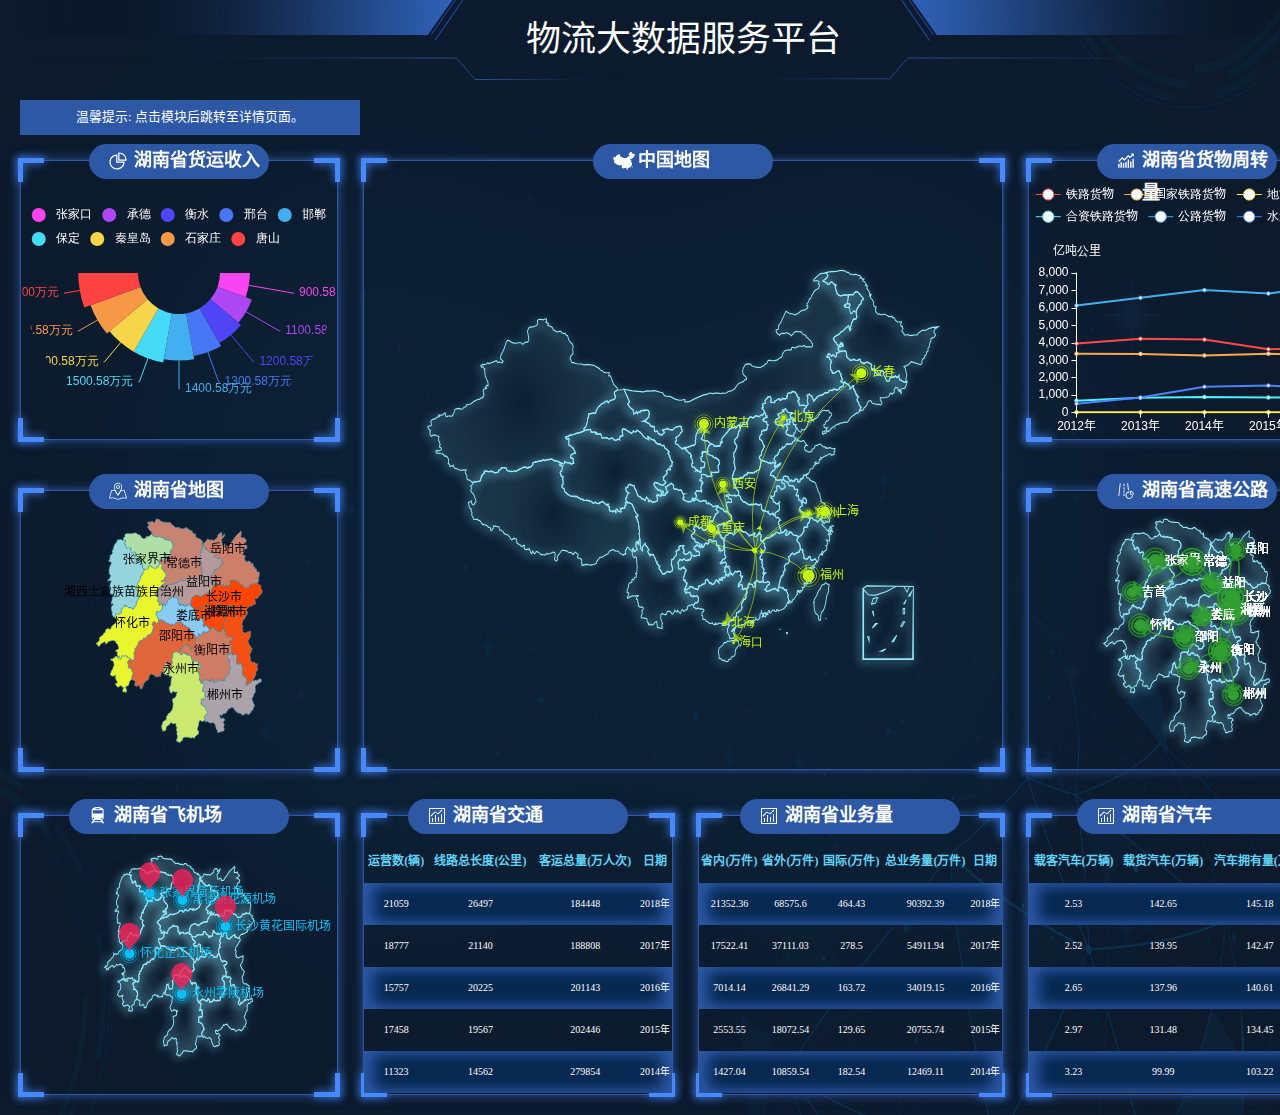
<file: 008/index.html>
<!DOCTYPE html>
<html lang="zh-CN">
<head>
    <meta charset="utf-8">
    <meta http-equiv="X-UA-Compatible" content="IE=edge">
    <meta name="viewport" content="width=device-width, initial-scale=1">
    <title>物流大数据平台</title>
    <link href="css/bootstrap.css" rel="stylesheet">
    <link rel="stylesheet" href="css/base.css">
    <link rel="stylesheet" href="css/index.css">

    <style>
        .t_title{
            width: 100%;
            height: 100%;
            text-align: center;
            font-size: 2.5em;
            line-height: 80px;
            color: #fff;
        }
        #chart_map{
            cursor: pointer;
        }
        .t_show{
            position: absolute;
            top: 0;
            right: 0;
            border-radius: 2px;
            background: #2C58A6;
            padding: 2px 5px;
            color: #fff;
            cursor: pointer;
        }
    </style>
</head>
<body>

<!--header-->
<div class="header">
    <div class="bg_header">
        <div class="header_nav fl t_title">
            物流大数据服务平台
        </div> 
    </div>
</div>

<!--main-->
<div class="data_content">
    <div class="data_time">
        温馨提示: 点击模块后跳转至详情页面。        
    </div>

    <div class="data_main">
        <div class="main_left fl">
            <div class="left_1 t_btn6" style="cursor: pointer;">
                <!--左上边框-->
                <div class="t_line_box">
                    <i class="t_l_line"></i> 
                    <i class="l_t_line"></i> 
                </div> 
                <!--右上边框-->
                <div class="t_line_box">
                    <i class="t_r_line"></i> 
                    <i class="r_t_line"></i> 
                </div> 
                <!--左下边框-->
                <div class="t_line_box">
                    <i class="l_b_line"></i> 
                    <i class="b_l_line"></i> 
                </div> 
                    <!--右下边框-->
                    <div class="t_line_box">
                    <i class="r_b_line"></i> 
                    <i class="b_r_line"></i> 
                </div> 
                <div class="main_title">
                    <img src="img/t_1.png" alt="">
                  湖南省货运收入
                </div>
                <div id="chart_1" class="chart" style="width:100%;height: 280px;"></div>
            </div>
            <div class="left_2" style="cursor: pointer;">
                <!--左上边框-->
                <div class="t_line_box">
                    <i class="t_l_line"></i> 
                    <i class="l_t_line"></i> 
                </div> 
                <!--右上边框-->
                <div class="t_line_box">
                    <i class="t_r_line"></i> 
                    <i class="r_t_line"></i> 
                </div> 
                <!--左下边框-->
                <div class="t_line_box">
                    <i class="l_b_line"></i> 
                    <i class="b_l_line"></i> 
                </div> 
                    <!--右下边框-->
                    <div class="t_line_box">
                    <i class="r_b_line"></i> 
                    <i class="b_r_line"></i> 
                </div> 
                <div class="main_title">
                    <img src="img/t_2.png" alt="">
                    湖南省地图
                </div>
                <div id="chart_2" class="chart t_btn9" style="width:100%;height: 280px;"></div>
            </div>
        </div>
        <div class="main_center fl">
            <div class="center_text">
                <!--左上边框-->
                <div class="t_line_box">
                    <i class="t_l_line"></i> 
                    <i class="l_t_line"></i> 
                </div> 
                <!--右上边框-->
                <div class="t_line_box">
                    <i class="t_r_line"></i> 
                    <i class="r_t_line"></i> 
                </div> 
                <!--左下边框-->
                <div class="t_line_box">
                    <i class="l_b_line"></i> 
                    <i class="b_l_line"></i> 
                </div> 
                 <!--右下边框-->
                 <div class="t_line_box">
                    <i class="r_b_line"></i> 
                    <i class="b_r_line"></i> 
                </div> 
                <div class="main_title">
                    <img src="img/t_3.png" alt="">
                    中国地图
                </div>
                <div id="chart_map" style="width:100%;height:610px;"></div>
            </div>
        </div>
        <div class="main_right fr">
            <div class="right_1">
                <!--左上边框-->
                <div class="t_line_box">
                    <i class="t_l_line"></i> 
                    <i class="l_t_line"></i> 
                </div> 
                <!--右上边框-->
                <div class="t_line_box">
                    <i class="t_r_line"></i> 
                    <i class="r_t_line"></i> 
                </div> 
                <!--左下边框-->
                <div class="t_line_box">
                    <i class="l_b_line"></i> 
                    <i class="b_l_line"></i> 
                </div> 
                    <!--右下边框-->
                    <div class="t_line_box">
                    <i class="r_b_line"></i> 
                    <i class="b_r_line"></i> 
                </div> 
                <div class="main_title">
                    <img src="img/t_4.png" alt="">
                    湖南省货物周转量
                </div>
                <div id="chart_3" class="echart t_btn7" style="width:100%;height: 280px;"></div>
            </div>
            <div class="right_2">
                <!--左上边框-->
                <div class="t_line_box">
                    <i class="t_l_line"></i> 
                    <i class="l_t_line"></i> 
                </div> 
                <!--右上边框-->
                <div class="t_line_box">
                    <i class="t_r_line"></i> 
                    <i class="r_t_line"></i> 
                </div> 
                <!--左下边框-->
                <div class="t_line_box">
                    <i class="l_b_line"></i> 
                    <i class="b_l_line"></i> 
                </div> 
                    <!--右下边框-->
                    <div class="t_line_box">
                    <i class="r_b_line"></i> 
                    <i class="b_r_line"></i> 
                </div> 
                <div class="main_title">
                    <img src="img/t_5.png" alt="">
                    湖南省高速公路
                </div>
                <div id="chart_4" class="echart fl t_btn4" style="width:100%;height: 280px;cursor: pointer;"></div>
            </div>
        </div>
    </div>
    <div class="data_bottom">
        <div class="bottom_1 fl t_btn5" style="cursor: pointer;">
            <!--左上边框-->
            <div class="t_line_box">
                <i class="t_l_line"></i> 
                <i class="l_t_line"></i> 
            </div> 
            <!--右上边框-->
            <div class="t_line_box">
                <i class="t_r_line"></i> 
                <i class="r_t_line"></i> 
            </div> 
            <!--左下边框-->
            <div class="t_line_box">
                <i class="l_b_line"></i> 
                <i class="b_l_line"></i> 
            </div> 
                <!--右下边框-->
                <div class="t_line_box">
                <i class="r_b_line"></i> 
                <i class="b_r_line"></i> 
            </div>
            <div class="main_title">
                <img src="img/t_6.png" alt="">
                湖南省飞机场
            </div>
            <div id="chart_5" class="echart fl" style="width:100%;height: 250px;margin-top: 15px;"></div>
        </div>
        <div class="bottom_center fl">
            <div class="bottom_2 fl">
                <!--左上边框-->
                <div class="t_line_box">
                    <i class="t_l_line"></i> 
                    <i class="l_t_line"></i> 
                </div> 
                <!--右上边框-->
                <div class="t_line_box">
                    <i class="t_r_line"></i> 
                    <i class="r_t_line"></i> 
                </div> 
                <!--左下边框-->
                <div class="t_line_box">
                    <i class="l_b_line"></i> 
                    <i class="b_l_line"></i> 
                </div> 
                    <!--右下边框-->
                    <div class="t_line_box">
                    <i class="r_b_line"></i> 
                    <i class="b_r_line"></i> 
                </div>
                <div class="main_title">
                    <img src="img/t_7.png" alt="">
                    湖南省交通
                </div>
                <div class="main_table t_btn8">
                    <table>
                        <thead>
                        <tr>
                            <th>运营数(辆)</th>
                            <th>线路总长度(公里)</th>
                            <th>客运总量(万人次)</th> 
                            <th>日期</th>
                        </tr>
                        </thead>
                        <tbody>
                        <tr>
                            <td>21059</td>
                            <td>26497</td>
                            <td>184448</td>
                            <td>2018年</td>
                        </tr>
                        <tr>
                            <td>18777</td>
                            <td>21140</td>
                            <td>188808</td>
                            <td>2017年</td>
                        </tr>
                        <tr>
                            <td>15757</td>
                            <td>20225</td>
                            <td>201143</td>
                            <td>2016年</td>
                        </tr>
                        <tr>
                            <td>17458</td>
                            <td>19567</td>
                            <td>202446</td>
                            <td>2015年</td>
                        </tr>
                        <tr>
                            <td>11323</td>
                            <td>14562</td>
                            <td>279854</td>
                            <td>2014年</td>
                        </tr>
                        </tbody>
                    </table>
                </div>
            </div>
            <div class="bottom_3 fl">
                <!--左上边框-->
                <div class="t_line_box">
                    <i class="t_l_line"></i> 
                    <i class="l_t_line"></i> 
                </div> 
                <!--右上边框-->
                <div class="t_line_box">
                    <i class="t_r_line"></i> 
                    <i class="r_t_line"></i> 
                </div> 
                <!--左下边框-->
                <div class="t_line_box">
                    <i class="l_b_line"></i> 
                    <i class="b_l_line"></i> 
                </div> 
                    <!--右下边框-->
                    <div class="t_line_box">
                    <i class="r_b_line"></i> 
                    <i class="b_r_line"></i> 
                </div>
                <div class="main_title">
                    <img src="img/t_7.png" alt="">
                   湖南省业务量
                </div>
                <div class="main_table t_btn2">
                    <table>
                        <thead>
                        <tr>
                            <th>省内(万件)</th>
                            <th>省外(万件)</th>
                            <th>国际(万件)</th>
                            <th>总业务量(万件)</th>
                            <th>日期</th>
                        </tr>
                        </thead>
                        <tbody>
                        <tr>
                            <td>21352.36</td>
                            <td>68575.6</td>
                            <td>464.43</td>
                            <td>90392.39</td>
                            <td>2018年</td>
                        </tr>
                        <tr>
                            <td>17522.41</td>
                            <td>37111.03</td>
                            <td>278.5</td>
                            <td>54911.94</td>
                            <td>2017年</td>
                        </tr>
                        <tr>
                            <td>7014.14</td>
                            <td>26841.29</td>
                            <td>163.72</td>
                            <td>34019.15</td>
                            <td>2016年</td>
                        </tr>
                        <tr>
                            <td>2553.55</td>
                            <td>18072.54</td>
                            <td>129.65</td>
                            <td>20755.74</td>
                            <td>2015年</td>
                        </tr>
                        <tr>
                            <td>1427.04</td>
                            <td>10859.54</td>
                            <td>182.54</td>
                            <td>12469.11</td>
                            <td>2014年</td>
                        </tr>
                        </tbody>
                    </table>
                </div>
            </div>
        </div>
        <div class="bottom_4 fr">
            <!--左上边框-->
            <div class="t_line_box">
                <i class="t_l_line"></i> 
                <i class="l_t_line"></i> 
            </div> 
            <!--右上边框-->
            <div class="t_line_box">
                <i class="t_r_line"></i> 
                <i class="r_t_line"></i> 
            </div> 
            <!--左下边框-->
            <div class="t_line_box">
                <i class="l_b_line"></i> 
                <i class="b_l_line"></i> 
            </div> 
                <!--右下边框-->
                <div class="t_line_box">
                <i class="r_b_line"></i> 
                <i class="b_r_line"></i> 
            </div>
            <div class="main_title">
                <img src="img/t_7.png" alt="">
               湖南省汽车
            </div>
            <div class="main_table t_btn3">
                <table>
                    <thead>
                    <tr>
                        <th>载客汽车(万辆)</th>
                        <th>载货汽车(万辆)</th>
                        <th>汽车拥有量(万辆)</th>
                        <th>日期</th>
                    </tr>
                    </thead>
                    <tbody>
                    <tr>
                        <td>2.53</td>
                        <td>142.65</td>
                        <td>145.18</td>
                        <td>2018年</td>
                    </tr>
                    <tr>
                        <td>2.52</td>
                        <td>139.95</td>
                        <td>142.47</td>
                        <td>2017年</td>
                    </tr>
                    <tr>
                        <td>2.65</td>
                        <td>137.96</td>
                        <td>140.61</td>
                        <td>2016年</td>
                    </tr>
                    <tr>
                        <td>2.97</td>
                        <td>131.48</td>
                        <td>134.45</td>
                        <td>2015年</td>
                    </tr>
                    <tr>
                        <td>3.23</td>
                        <td>99.99</td>
                        <td>103.22</td>
                        <td>2014年</td>
                    </tr>
                    </tbody>
                </table>
            </div>
        </div>
    </div>
</div>

</body>
<script src="js/jquery-2.2.1.min.js"></script>
<script src="js/bootstrap.min.js"></script>
<script src="js/common.js"></script>
<script src="js/echarts.min.js"></script>
<script src="js/dataTool.js"></script>
<script src="js/index.js"></script>
<script src="js/china.js"></script>
<script src="js/hunan.js"></script>
</html>
</file>
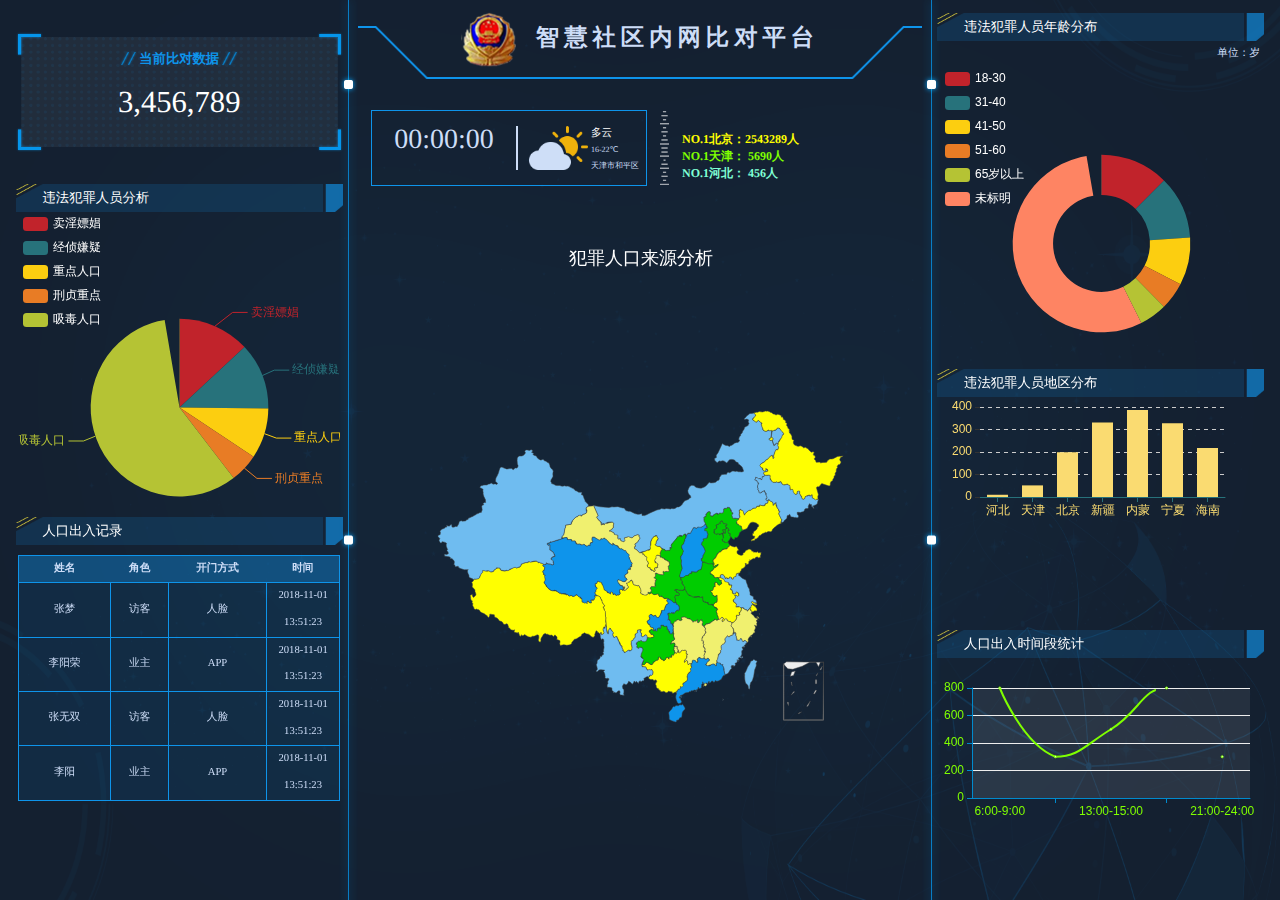
<file: 012/index.html>
<!DOCTYPE html>
<html lang="en">

<head>
    <meta charset="UTF-8">
    <meta http-equiv="X-UA-Compatible" content="IE=edge,chrome=1">
    <meta name="renderer" content="webkit">
    <meta name="viewport" content="width=device-width,initial-scale=1.0,user-scalable=no">

    <script type="text/javascript" src="js/rem.js"></script>
    <link rel="stylesheet" href="css/style.css">
    <title>天津市博安信通智慧社区内网数据比对信息系统</title>
</head>

<body style="visibility: hidden;">
    <div class="container-flex" tabindex="0" hidefocus="true">
        <div class="box-left">
            <div class="left-top">
                <div class="current-num">
                    <div>当前比对数据</div>
                    <p>3,456,789</p>
                </div>
            </div>
            <div class="left-center">
                <div class="title-box">
                    <h6>违法犯罪人员分析</h6>
                </div>
                <div class="chart-box pie-chart" style="">
                    <div id="pie_fanzui" style="width:100%;"></div>
                    
                </div>
            </div>
            <div class="left-bottom" class="select">
                <div class="title-box">
                    <h6>人口出入记录</h6>
                    
                </div>
                <div class="chart-box">
                    <table class="table3">
                    <thead>
                        <tr>
                            <th>姓名</th>
                            <th>角色</th>
                            <th>开门方式</th>
                            <th>时间</th>
                        </tr>
                    </thead>
                    <tbody id="tList">
<!--<tr><td colspan="4"><p style="width:9.6rem;">暂无数据</p></td></tr>-->
                 
                   <tr>
                       <td>张梦</td>
                       <td>访客</td>
                       <td>人脸</td>
                       <td>2018-11-01 13:51:23</td>
                   </tr>
                   <tr>
                       <td>李阳荣</td>
                       <td>业主</td>
                       <td>APP</td>
                       <td>2018-11-01 13:51:23</td>
                   </tr>
                   <tr>
                        <td>张无双</td>
                       <td>访客</td>
                       <td>人脸</td>
                       <td>2018-11-01 13:51:23</td>
                   </tr>
                   <tr>
                       <td>李阳</td>
                       <td>业主</td>
                       <td>APP</td>
                       <td>2018-11-01 13:51:23</td>
                   </tr>
                  
                    </tbody>
                </table>
                
                </div>
            </div>
        </div>
        <div class="box-center">
            <div class="center-top">
                <h1><img src="images/jinghui.png" style="width:55px;margin-right:20px;"/>智慧社区内网比对平台</h1>
            </div>
            <div class="center-center">
                <div class="weather-box">
                    <div class="data">
                        <p class="time" id="time">00:00:00</p>
                        <p id="date"></p>
                    </div>
                    <div class="weather">
                        <img id="weatherImg" src="images/weather/weather_img01.png" alt="">
                        <div id="weather">
                            <p class="active">多云</p>
                            <p>16-22℃</p>
                            <p>天津市和平区</p>
                        </div>
                    </div>
                </div>
                <img src="images/line_bg.png" alt="">
                <div class="select-box" style="height: 0.3rem;">
                    
                    <div data-type="2">
                        <div class="select" tabindex="0" hidefocus="true" >
                           <p style="color:#FFFF00;font-weight:bold;">NO.1北京：2543289人</p>
                           <p style="color:#7FFF00;font-weight:bold;">NO.1天津： 5690人</p>
                           <p style="color:#7FFFD4;font-weight:bold;">NO.1河北： 456人</p>
                        </div>
                        
                    </div>
                </div>
            </div>
            <div class="center-bottom">
                <div class="chart-box">
                    <div id="china_map" style="width:100%;height:95%;"></div>
                </div>
                
            </div>

        </div>
        <div class="box-right">
            <div class="right-top">
                <div class="title-box">
                    <h6 id="barTitle">违法犯罪人员年龄分布</h6>
                    
                </div>
                <p class="unit">单位：岁</p>
                <div class="chart-box">
                    <div id="pie_age" style="width:100%;height:100%;"></div>
                </div>
                
            </div>
            <div class="right-center">
            	
                <div class="title-box">
                    <h6>违法犯罪人员地区分布</h6>
                </div>
                <div class="chart-box pie-chart">
                    
                    <div id="qufenbu_data"style="width:90%;height:120px;margin-left:10px;"></div>
                    
                </div>
            </div>
            
            
            <div class="right-bottom">
                <div class="title-box">
                	<p id="switchBtn"><span class="active" data-dataType="income">人口出入时间段统计</span></p>
                    
                </div>
                <div id="line_time" style="width:90%;height:160px;margin-left:10px;"></div>
                
            </div>
        </div>
    </div>
    
</body>
<script type="text/javascript" src="js/jquery-3.3.1.min.js"></script>
<script type="text/javascript" src="js/layer/layer.min.js"></script>
<script type="text/javascript" src="js/layer/laydate/laydate.js"></script>
<script type="text/javascript" src="js/echarts.min.js"></script>
<script type="text/javascript" src="js/china.js"></script>
<script type="text/javascript" src="js/infographic.js"></script>
<script type="text/javascript" src="js/macarons.js"></script>
<script type="text/javascript" src="js/shine.js"></script>
<script type="text/javascript" src="js/base.js"></script>

<script type="text/javascript">
    $('document').ready(function () {
        $("body").css('visibility', 'visible');
        var localData = [$('#teacher').val(), $('#start').val() + '/' + $('#end').val(), $('#leader').val()]
        localStorage.setItem("data", localData);
        
    })
</script>



</html>
</file>
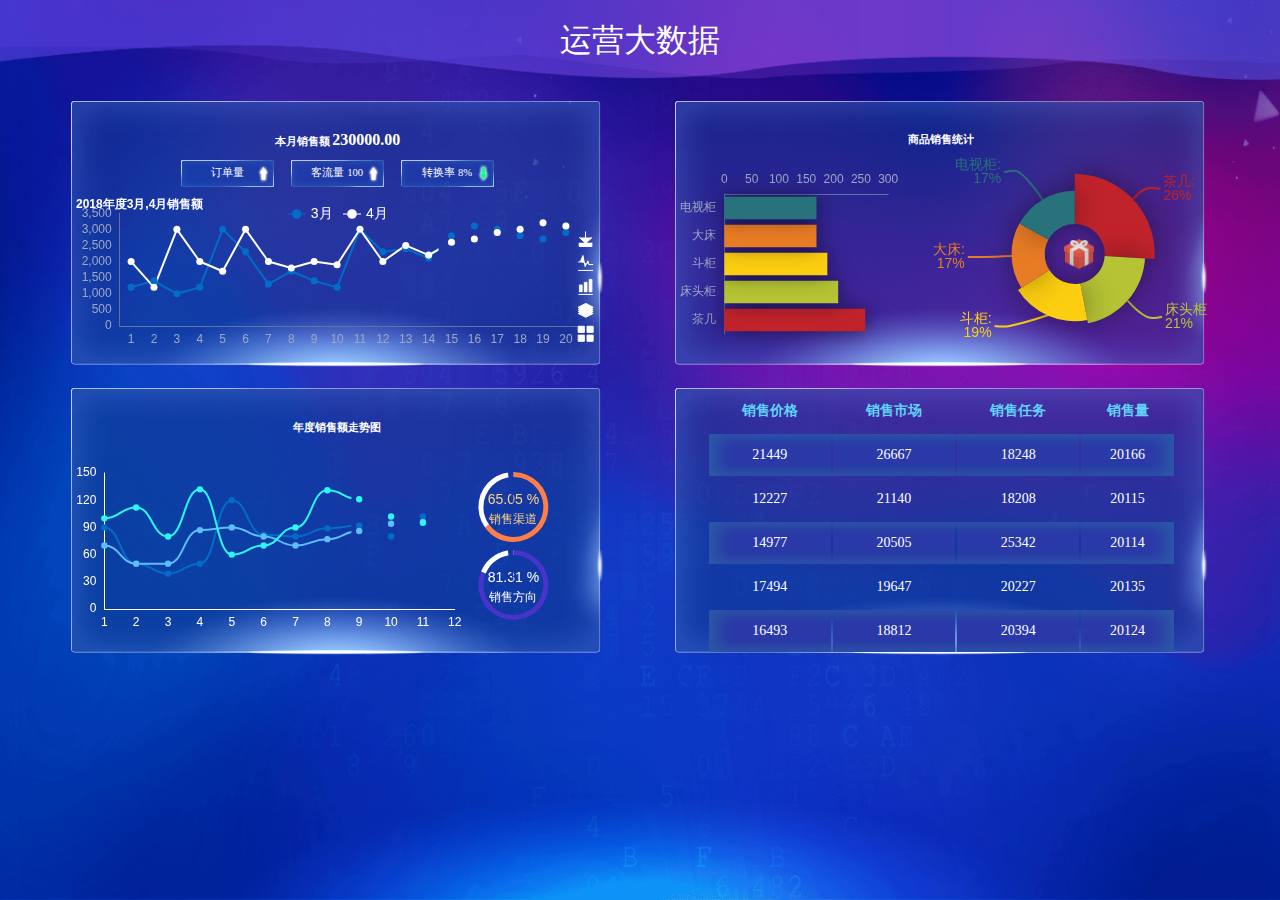
<file: 014/index.html>
<!DOCTYPE html>
<html lang="en">
<head>
    <meta charset="UTF-8">
    <meta name="viewport" content="width=device-width, initial-scale=1.0">
    <meta http-equiv="X-UA-Compatible" content="ie=edge">
    <link rel="stylesheet" href="css/index.css">
    <title>运营数据</title>
    <script src="js/jquery-2.2.1.min.js"></script>
    <script src="js/rem.js"></script>
    <script src="js/echarts.min.js"></script>
    <script src="js/index.js"></script>
</head>
<body>
    <div class="t_container">
        <header class="t_h_bg">
            <span>运营大数据</span>
        </header>
        <main class="t_main">
            <div class="t_box">
                <header class="t_title">
                    <span>本月销售额</span>
                    <span class="t_number">230000.00</span>
                </header>
                <div class="t_list">
                    <div class="t_min">订单量 <i></i></div>
                    <div class="t_min">客流量 100 <i></i></div>
                    <div class="t_min">转换率 8% <i class="down"></i></div>
                </div>
                <div id="chart_1" class="echart" style="width: 100%; height: 2.4rem;"></div>
            </div>
            <div class="t_box">
                <header class="t_title">
                    <span>商品销售统计</span>
                </header>
                <div id="chart_2" class="echart" style="width: 100%; height: 3rem;"></div>
            </div>
            <div class="t_box">
                <header class="t_title">
                    <span>年度销售额走势图</span>
                </header>
                <div id="chart_3" class="echart" style="width: 100%; height: 3rem;"></div>
            </div>
            <div class="t_box">
                <div class="main_table t_btn8">
                    <table>
                        <thead>
                        <tr>
                            <th>销售价格</th>
                            <th>销售市场</th>
                            <th>销售任务</th> 
                            <th>销售量</th>
                        </tr>
                        </thead>
                        <tbody>
                        <tr>
                            <td>21449</td>
                            <td>26667</td>
                            <td>18248</td>
                            <td>20166</td>
                        </tr>
                        <tr>
                            <td>12227</td>
                            <td>21140</td>
                            <td>18208</td>
                            <td>20115</td>
                        </tr>
                        <tr>
                            <td>14977</td>
                            <td>20505</td>
                            <td>25342</td>
                            <td>20114</td>
                        </tr>
                        <tr>
                            <td>17494</td>
                            <td>19647</td>
                            <td>20227</td>
                            <td>20135</td>
                        </tr>
                        <tr>
                            <td>16493</td>
                            <td>18812</td>
                            <td>20394</td>
                            <td>20124</td>
                        </tr>
                        </tbody>
                    </table>
                </div>
            </div>
        </main>
    </div>
</body>
</html>
</file>
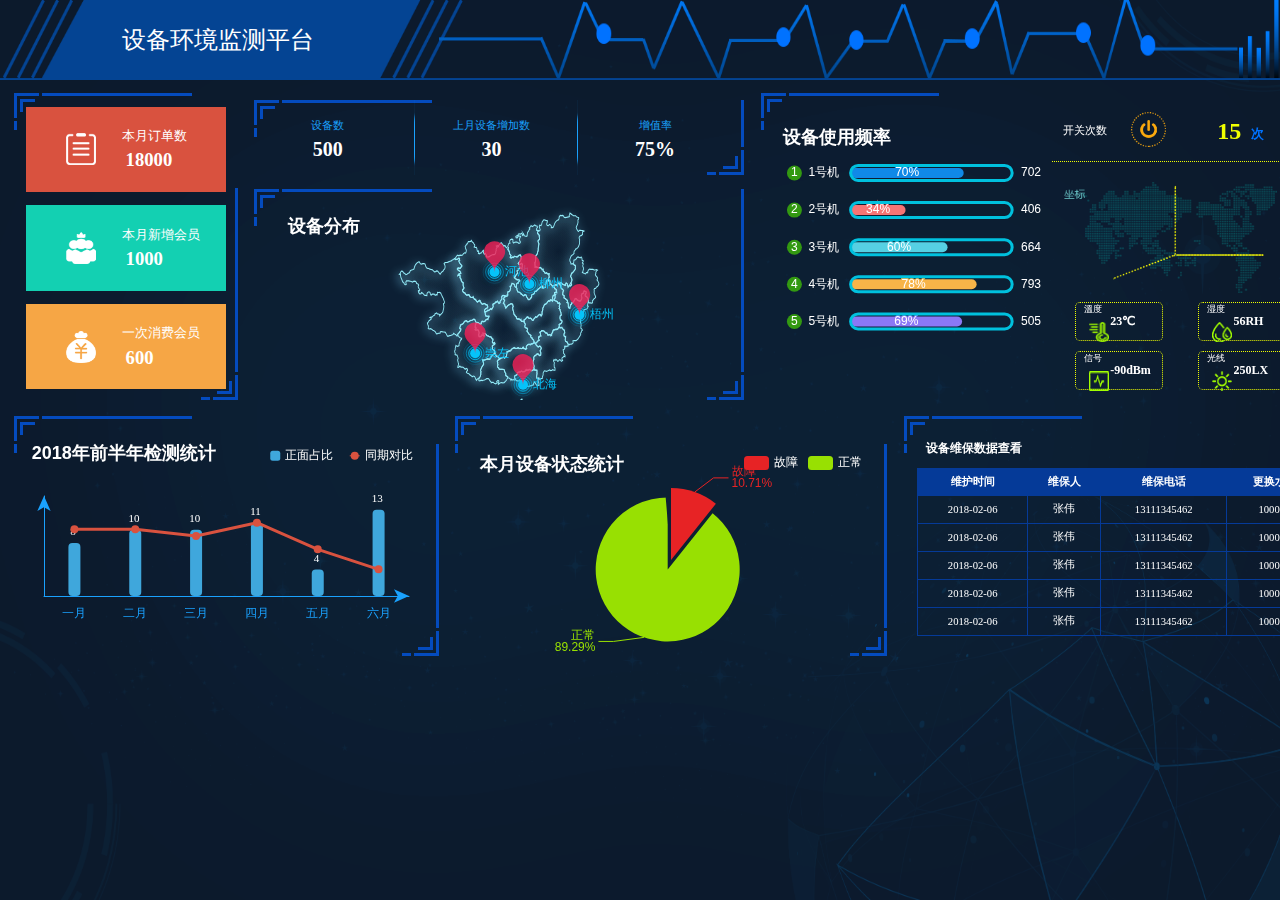
<file: 016/index.html>
<!DOCTYPE html>
<html lang="en">
<head>
    <meta charset="UTF-8">
    <meta name="viewport" content="width=device-width, initial-scale=1.0">
    <meta http-equiv="X-UA-Compatible" content="ie=edge">
    <link rel="stylesheet" href="css/index.css">
    <title>设备环境监测平台大数据</title>
    <script src="js/jquery-2.2.1.min.js"></script>
    <script src="js/rem.js"></script>
    <script src="js/echarts.min.js"></script>
    <script src="js/guangxi.js"></script>
    <script src="js/index.js"></script>
</head>
<body>
    <div class="t_container">
        <header class="t_header">
            <span>设备环境监测平台</span>
        </header>
        <main class="t_main">
            <div class="t_left_box">
                <img class="t_l_line" src="img/left_line.png" alt="">
                <div class="t_mbox t_rbox">
                    <i></i>
                    <span>本月订单数</span>
                    <h2>18000</h2>
                </div>
                <div class="t_mbox t_gbox">
                    <i></i>
                    <span>本月新增会员</span>
                    <h2>1000</h2>
                </div>
                <div class="t_mbox t_ybox">
                    <i></i>
                    <span>一次消费会员</span>
                    <h2>600</h2>
                </div>
                <img class="t_r_line" src="img/right_line.png" alt="">
            </div>
            <div class="t_center_box">
                <div class="t_top_box">
                    <img class="t_l_line" src="img/left_line.png" alt="">
                    <ul class="t_nav">
                        <li>
                            <span>设备数</span>
                            <h1>500</h1>
                            <i></i>
                        </li>
                        <li>
                            <span>上月设备增加数</span>
                            <h1>30</h1>
                            <i></i>
                        </li>
                        <li>
                            <span>增值率</span>
                            <h1>75%</h1>
                        </li>
                    </ul>
                    <img class="t_r_line" src="img/right_line.png" alt="">
                </div>
                <div class="t_bottom_box">
                    <img class="t_l_line" src="img/left_line.png" alt="">
                    <div id="chart_3" class="echart" style="width: 100%; height: 3.6rem;"></div>
                    <img class="t_r_line" src="img/right_line.png" alt="">
                </div>
            </div>
            <div class="t_right_box">
                    <img class="t_l_line" src="img/left_line.png" alt="">
                    <div id="chart_4" class="echart" style="width: 50%; height: 4.6rem; position: absolute;"></div>
                    <header class="t_b_h">
                        <span>开关次数</span>
                        <img src="img/end.png"></img>
                        <h3>15<span>次</span></h3>
                    </header>
                    <main class="t_b_m">
                        <img src="img/map.png" alt="">
                        <div class="t_b_box">
                            <span>溫度</span>
                            <i></i>
                            <h2>23℃</h2>
                        </div>
                        <div class="t_b_box1">
                            <span>湿度</span>
                            <i></i>
                            <h2>56RH</h2>
                        </div>
                        <div class="t_b_box2">
                            <span>信号</span>
                            <i></i>
                            <h2>-90dBm</h2>
                        </div>
                        <div class="t_b_box3">
                            <span>光线</span>
                            <i></i>
                            <h2>250LX</h2>
                        </div>
                    </main>
                    <img class="t_r_line" src="img/right_line.png" alt="">
            </div>
            <div class="b_left_box">
                    <img class="t_l_line" src="img/left_line.png" alt="">
                    <div id="chart_2" class="echart" style="width: 100%; height: 3.6rem;"></div>
                    <img class="t_r_line" src="img/right_line.png" alt="">
            </div>
            <div class="b_center_box">
                    <img class="t_l_line" src="img/left_line.png" alt="">
                    <div id="chart_1" class="echart" style="width: 100%; height: 3.6rem;"></div>
                    <img class="t_r_line" src="img/right_line.png" alt="">
            </div>
            <div class="b_right_box">
                    <img class="t_l_line" src="img/left_line.png" alt="">
                    <h1 class="t_title">设备维保数据查看</h1>
                    <table class="t_table">
                        <thead>
                            <tr>
                                <th>维护时间</th>
                                <th>维保人</th>
                                <th>维保电话</th>
                                <th>更换水量</th>  
                            </tr>
                        </thead>
                        <tbody>
                            <tr>
                                <td>2018-02-06</td>
                                <td>张伟</td>
                                <td>13111345462</td>
                                <td>1000ml</td>
                            </tr>
                            <tr>
                                <td>2018-02-06</td>
                                <td>张伟</td>
                                <td>13111345462</td>
                                <td>1000ml</td>
                            </tr>
                            <tr>
                                <td>2018-02-06</td>
                                <td>张伟</td>
                                <td>13111345462</td>
                                <td>1000ml</td>
                            </tr>
                            <tr>
                                <td>2018-02-06</td>
                                <td>张伟</td>
                                <td>13111345462</td>
                                <td>1000ml</td>
                            </tr>
                            <tr>
                                <td>2018-02-06</td>
                                <td>张伟</td>
                                <td>13111345462</td>
                                <td>1000ml</td>
                            </tr>
                        </tbody>
                    </table>
                    <img class="t_r_line" src="img/right_line.png" alt="">
            </div>
        </main>
    </div>
</body>
</html>
</file>
<file: 001/css/style.css>
/** 初始化 **/

html,
body {
    width: 100%;
    height: 100%;
}

body,
div,
dl,
dt,
dd,
ul,
ol,
li,
h1,
h2,
h3,
h4,
h5,
h6,
input,
button,
textarea,
p,
blockquote,
th,
td,
form,
pre {
    margin: 0;
    padding: 0;
    -webkit-tap-highlight-color: rgba(0, 0, 0, 0);
    color: #333;
}

body {
    -webkit-font-feature-settings: 'kern' 1;
    -moz-font-feature-settings: 'kern' 1;
    -o-font-feature-settings: 'kern' 1;
    text-rendering: geometricPrecision;
    font-family: "Microsoft YaHei";
}

a:active,
a:hover {
    outline: 0
}

img {
    display: inline-block;
    border: none;
    vertical-align: middle;
}

li {
    list-style: none;
}

table {
    border-collapse: collapse;
    border-spacing: 0;
}

h1,
h2,
h3 {
    font-size: 14px;
    font-weight: 400;
}

h4,
h5,
h6 {
    font-size: 100%;
    font-weight: 400;
}

button,
input,
select,
textarea {
    font-size: 100%;
}

input,
button,
textarea,
select,
optgroup,
option {
    font-family: inherit;
    font-size: inherit;
    font-style: inherit;
    font-weight: inherit;
    outline: 0;
}

pre {
    white-space: pre-wrap;
    white-space: -moz-pre-wrap;
    white-space: -pre-wrap;
    white-space: -o-pre-wrap;
    word-wrap: break-word;
}


/** 滚动条 **/

::-webkit-scrollbar {
    width: 5px;
    height: 10px;
}

::-webkit-scrollbar-button:vertical {
    display: none;
}

::-webkit-scrollbar-track,
::-webkit-scrollbar-corner {
    background-color: rgba(14, 148, 234, 0.2);
}

::-webkit-scrollbar-thumb {
    border-radius: 0;
    background-color: rgba(0, 0, 0, .3);
}

::-webkit-scrollbar-thumb:vertical:hover {
    background-color: rgba(0, 0, 0, .35);
}

::-webkit-scrollbar-thumb:vertical:active {
    background-color: rgba(0, 0, 0, .38);
}


/*下拉框*/

.select {
    width: 1.6rem;
    height: 0.4rem;
    position: relative;
    font-size: 0.18rem;
    color: #cdddf7;
    outline: none;
}

.select-div {
    box-sizing: border-box;
    width: 1.6rem;
    height: 0.4rem;
    line-height: 0.4rem;
    border: 1px solid #0E94EA;
    background: url(../images/arrow.png) 95% center no-repeat;
    padding-left: 10px;
    cursor: default;
    position: absolute;
    top: 0;
    left: 0;
    color: #cdddf7;
}

.select-ul {
    position: absolute;
    width: 1.6rem;
    top: 0.5rem;
    left: 0;
    z-index: 10;
    display: none;
}

.select-ul.company {
    height: 1.2rem;
    overflow-y: auto;
}

.select-ul>li {
    height: 0.4rem;
    line-height: 0.4rem;
    padding-left: 10px;
    box-sizing: border-box;
    background-color: rgba(14, 148, 234, 0.2);
    cursor: default;
    color: #cdddf7;
}

.select-ul>li.active,
.select-ul>li:hover {
    color: white;
    background: #0e94eb;
}

.select-ul>li {
    width: 1.6rem;
}

.data-box {
    width: 4.9rem;
    position: absolute;
    margin: auto;
    top: 0.42rem;
    bottom: 0;
    left: 0;
    right: 0;
}

.chart-box {
    position: absolute;
    top: 0.42rem;
    bottom: 0;
    width: 90%;
    margin: auto;
    left: 0;
    right: 0;
    height: auto;
}

.container-flex {
    width: 100%;
    height: 100%;
    background: url(../images/index_bg.png) left top no-repeat;
    background-size: 100% 100%;
    display: flex;
    flex-flow: row nowrap;
    justify-content: center;
    outline: none;
}

.box-left {
    width: 28%;
    height: 100%;
    background: url(../images/line_img.png) top right repeat-y;
}

.left-top {
    width: 100%;
    height: 20.4%;
    position: relative;
}

.left-top>.current-num {
    width: 4.9rem;
    height: 1.8rem;
    position: absolute;
    margin: auto;
    top: 0;
    left: 0;
    bottom: 0;
    right: 0;
    background: url(../images/border_bg01.png) top left no-repeat;
    background-size: 100% 100%;
}

.current-num>div {
    width: 100%;
    height: 0.8rem;
    line-height: 0.8rem;
    text-align: center;
    background: url(../images/title_bg01.png) center center no-repeat;
    font-size: 0.2rem;
    color: #0e94ea;
    background-size: 1.8rem 0.25rem;
    font-weight: 900;
}

.current-num>p {
    font-size: 0.46rem;
    text-align: center;
    color: white;
}

.left-center {
    width: 100%;
    height: 37%;
    position: relative;
}

.pie-chart>div {
    float: left;
    width: 50%;
    height: 100%;
    position: relative;
}

.pie-data {
    height: 2.25rem;
    position: absolute;
    margin: auto;
    top: 0;
    left: 0;
    width: 100%;
    bottom: 0;
    display: flex;
    align-items: center;
    flex-flow: row wrap;
    overflow-y: auto;
    padding-right: 5px;
}

.pie-data p {
    width: 100%;
    height: 0.45rem;
    line-height: 0.45rem;
    font-size: 0.2rem;
    color: #cdddf7;
    display: flex;
    flex-flow: row nowrap;
    justify-content: space-around;
    cursor: default;
}

.pie-data p>span {
    width: 0;
    flex-grow: 1;
    margin: 0 5px;
    text-align: left;
    overflow: hidden;
    text-overflow: ellipsis;
    white-space: nowrap;
}

.pie-data p>.pie-number {
    flex-grow: 2;
}

.legend {
    display: inline-block;
    width: 0.2rem;
    height: 0.16rem;
    line-height: 0.2rem;
    border-radius: 2px;
    background: white;
}

.left-bottom {
    width: 100%;
    height: 42.6%;
    position: relative;
}

.filter-con {
    width: 100%;
    height: 0.4rem;
    position: absolute;
    float: left;
    top: 10px;
    left: 0;
    display: none;
    flex-flow: row nowrap;
    justify-content: space-between;
    /*    visibility: hidden;*/
    z-index: 999;
}

.pop-filter {
    width: 5.2rem;
    top: 1.1rem;
    left: 0.5rem;
}

.pop-filters {
    width: 5.2rem;
    top: 1.1rem;
    left: 0.5rem;
}

.gd-map {
    width: 100%;
    height: 90%;
}

.box-center {
    width: 44%;
    height: 100%;
    /*    background: green;*/
}

.center-top {
    width: 100%;
    height: 8.8%;
    position: relative;
    top: 0;
    left: 0;
    background: url(../images/title_border.png) bottom center no-repeat;
    display: flex;
    justify-content: center;
    align-items: center;
}

.center-top>h1 {
    color: #cdddf7;
    font-size: 0.45rem;
    font-weight: 900;
    letter-spacing: 5px;
}

.center-center {
    width: 100%;
    height: 15.3%;
    display: flex;
    flex-flow: row nowrap;
    justify-content: center;
    align-items: center;
}

.weather-box {
    width: 4.1rem;
    height: 1.1rem;
    border: 1px solid #0E94EA;
    display: flex;
    flex-flow: row nowrap;
    justify-content: space-around;
    align-items: center;
}

.weather-box>.data {
    width: 2.19rem;
    height: 0.65rem;
    border-right: 2px solid #cdddf7;
}

.data>p {
    font-size: 0.16rem;
    margin: 0 5px;
    color: #cdddf7;
    text-align: center;
    margin: 0;
}

.data>p>span {
    margin: 0 5px;
}

.data>p.time {
    font-size: 0.42rem;
    height: 0.42rem;
    line-height: 0.42rem;
}

.weather-box>.weather {
    width: 1.8rem;
    height: 0.65rem;
    display: flex;
    flex-flow: row nowrap;
    justify-content: space-around;
    align-items: center;
    margin-left: 10px;
}

.weather>img {
    height: 100%;
}

.weather>div {
    width: 0.8rem;
    height: 100%;
}

.weather>div>p {
    font-size: 0.12rem;
    color: #cdddf7;
    overflow: hidden;
    text-overflow: ellipsis;
    white-space: nowrap;
    height: 0.24rem;
    line-height: 0.24rem;
}

.weather>div>p.active {
    color: white;
    font-size: 0.16rem;
}

.select-box {
    width: 3.4rem;
    height: 1.1rem;
    box-sizing: border-box;
    position: relative;
}

.select-pop {
    width: 1.6rem;
}

.select-box>ul,
.select-pop>ul {
    width: 1.6rem;
    height: 0.4rem;
    font-size: 0.18rem;
    overflow: hidden;
    border: 1px solid #0E94EA;
    position: absolute;
    top: 0;
    left: 0;
}

.select-box>ul>li,
.select-pop>ul>li {
    width: 0.8rem;
    height: 0.4rem;
    line-height: 0.4rem;
    text-align: center;
    float: left;
    color: #cdddf7;
    cursor: pointer;
}

.select-box>ul>li.active,
.select-pop>ul>li.active {
    background: #0e94eb;
    color: white;
}

.select-box>div {
    width: 100%;
    height: 0.4rem;
    position: absolute;
    bottom: 0;
    left: 0;
    display: flex;
    flex-flow: row nowrap;
    justify-content: space-between;
}

.center-center>img {
    width: 0.13rem;
    height: 1.1rem;
    margin: 0 0.2rem;
}

.center-bottom {
    width: 100%;
    height: 75.9%;
    position: relative;
}

.center-bottom>.city-data {
    width: 8.05rem;
    height: 100%;
    margin: auto;
    position: absolute;
}

.city-box {
    width: 1.8rem;
    /*    height: 1.9rem;*/
    border: 1px solid #0e94ea;
    position: absolute;
    top: 0;
    left: 0;
}

.city-box>p {
    height: 0.4rem;
    line-height: 0.4rem;
    text-align: center;
    border-bottom: 1px solid #0e94ea;
    font-size: 0.18rem;
    color: #cdddf7;
    box-sizing: border-box;
}

.city-box>p>span {
    color: #d09d26;
}

.city-btn {
    width: 100%;
    /*    height: 0.5rem;*/
    display: flex;
    flex-flow: row wrap;
    align-items: center;
    justify-content: space-around;
    overflow: hidden;
}

.city-btn>li,
.city-div>li {
    font-size: 0.14rem;
    height: 0.2rem;
    line-height: 0.2rem;
    float: left;
    color: white;
    margin: 0.02rem 0;
    padding: 0 0.03rem;
    cursor: pointer;
}

.city-btn>li.active,
.city-btn>li:hover,
.city-div>li.active,
.city-div>li:hover {
    background: #0e94ea;
}

.city-div {
    width: 100%;
    height: 1rem;
    display: flex;
    flex-flow: row wrap;
    /*    align-items: center;*/
    justify-content: flex-start;
    overflow-y: auto;
}

.city-div>li {
    padding: 0 0.05rem;
    text-align: center;
}

.ranking-box {
    width: 2.5rem;
    border: 1px solid #0e94ea;
    position: absolute;
    left: 0;
    bottom: 20px;
    background-color: rgba(14, 148, 235, 0.102);
}

.ranking-box>li {
    width: 100%;
    height: 0.3rem;
    line-height: 0.3rem;
    display: flex;
    flex-flow: row nowrap;
    justify-content: space-around;
    font-size: 0.18rem;
    color: rgba(255, 255, 255, .7);
}

.ranking-box>li>span {
    width: 0;
    flex-grow: 1;
    text-align: center;
}

.ranking-box>li>p {
    width: 0;
    flex-grow: 2;
    color: rgba(255, 255, 255, .7);
    text-align: center;
    overflow: hidden;
    text-overflow: ellipsis;
    white-space: nowrap;
}

.ranking-box>li:nth-child(2n+1) {
    background: rgba(14, 148, 235, 0.102);
}

.ranking-box>li:first-child {
    height: 0.4rem;
    line-height: 0.4rem;
    font-size: 0.2rem;
    background: rgba(14, 148, 235, 0.8);
}

.ranking-box>li:first-child>p {
    color: white;
}

.box-right {
    width: 28%;
    height: 100%;
    background: url(../images/line_img.png) top left repeat-y;
}

.right-top {
    width: 100%;
    height: 41%;
    box-sizing: border-box;
    padding-top: 0.2rem;
    position: relative;
}

.right-top>.data-box,
.right-top>.chart-box {
    top: 1rem;
}

.table1 {
    font-size: 0.16rem;
    border: 1px solid #0e94ea;
    border-top: none;
    border-right: none;
    margin: auto;
}

.table1 tr {
    border-top: 1px solid #0e94ea;
    background: rgba(14, 148, 234, 0.1);
}

.table1 tr.bg-color {
    background: rgba(14, 148, 234, 0.2);
}

.table1 tr td {
    border-right: 1px solid #0e94ea;
    height: 0.4rem;
    line-height: 0.4rem;
    color: #cdddf7;
    text-align: center;
}

.table1 tr td.data-table {
    color: #fff;
}

.table1 tr td:nth-child(2n+1) {
    width: 1rem;
}

.table1 tr td:nth-child(2n) {
    width: 1.4rem;
}

.table2 {
    font-size: 0.16rem;
    border: 1px solid #0e94ea;
    border-top: none;
    border-right: none;
    margin: auto;
}

.table2 tr {
    border-top: 1px solid #0e94ea;
    background: rgba(14, 148, 234, 0.1);
}

.table2 tr.bg-color {
    background: rgba(14, 148, 234, 0.2);
}

.table2 tr td {
    border-right: 1px solid #0e94ea;
    height: 0.6rem;
    line-height: 0.6rem;
    color: #cdddf7;
    text-align: center;
}

.table2tr td.data-table {
    color: #fff;
}

.table2 tr td:nth-child(2n+1) {
    width: 1.8rem;
}

.table2 tr td:nth-child(2n) {
    width: 2.5rem;
}

.right-center {
    width: 100%;
    height: 29%;
    position: relative;
}

.time-box {
    width: 3.9rem;
    height: 0.4rem;
    position: absolute;
    top: 5px;
    right: 0;
    overflow: hidden;
    z-index: 10;
    display: none;
}

.time-div {
    float: left;
    width: 1.8rem;
    height: 0.4rem;
    position: relative;
}

.time-div.end {
    float: right;
}

.time-div>img {
    width: 0.2rem;
    height: 0.2rem;
    margin: auto;
    position: absolute;
    top: 0;
    bottom: 0;
    right: 0.1rem;
}

.time-input {
    width: 1.8rem;
    height: 0.4rem;
    box-sizing: border-box;
    border: 1px solid #0E94EA;
    font-size: 0.16rem;
    background: rgba(14, 148, 234, 0.2);
    position: absolute;
    top: 0;
    left: 0;
    color: #cdddf7;
    padding-left: 10px;
}

.data-box>.data-number {
    width: 4.9rem;
    height: 2.3rem;
    position: absolute;
    margin: auto;
    top: 0;
    left: 0;
    right: 0;
    bottom: 0;
    background: url(../images/bg_img03.png) top left no-repeat;
    background-size: 100% 100%;
    color: #cdddf7;
    font-size: 0.4rem;
    line-height: 2.3rem;
    text-align: center;
}

.right-bottom {
    width: 100%;
    height: 30%;
    position: relative;
}

.data-box>.settings-box {
    box-sizing: border-box;
    width: 4.9rem;
    height: 2.38rem;
    position: absolute;
    margin: auto;
    top: 0;
    left: 0;
    right: 0;
    bottom: 0;
    background-color: rgba(14, 148, 234, 0.2);
    border: 1px solid #0E94EA;
    color: white;
    font-size: 0.18rem;
    overflow: hidden;
}

.settings-box>p {
    color: #cdddf7;
    margin-bottom: 0.46rem;
    padding-left: 0.4rem;
    height: 0.22rem;
    line-height: 0.22rem;
}

.settings-box>p:first-child {
    padding-top: 0.46rem;
}

.settings-box>div {
    display: flex;
    flex-flow: row nowrap;
    align-items: center;
    justify-content: center;
    padding-top: 0.2rem;
}

.settings-box>div>p {
    width: 2.9rem;
    font-size: 0.14rem;
    padding: 0;
    color: #cdddf7;
}

.settings-box>p>img {
    width: 0.2rem;
    height: 0.22rem;
    margin-right: 5px;
}

.settings-box>p>span,
.settings-box>div>p>span {
    color: white;
    margin: 0 0.15rem;
}

.settings-box>div>img {
    height: 0.2rem;
    margin: 0 0.05rem;
}

.config {
    text-decoration: underline;
    cursor: pointer;
}

.settings-box>form label {
    color: #cdddf7;
    margin-right: 10px;
}

.four-f {
    letter-spacing: 0.045rem;
}

.settings-box>form input {
    width: 1.2rem;
    height: 0.4rem;
    border: 1px solid #0E94EA;
    background: rgba(14, 148, 235, 0.2);
    color: white;
    padding-left: 0.1rem;
}

.settings-box>form>div {
    width: 94%;
    margin: auto;
}

.set-ter {
    height: 0.64rem;
    line-height: 0.64rem;
}

.set-time {
    height: 0.4rem;
    width: 3.56rem;
    padding-left: 1.2rem;
}

.set-time>.time-div,
.set-time>.time-div>input {
    width: 1.6rem;
}

.end-1 {
    margin-left: 0.1rem;
}

.set-peo {
    height: 0.70rem;
    line-height: 0.7rem;
}

.settings-box>.set-btn {
    height: 0.64rem;
    line-height: 0.64rem;
    text-align: center;
    padding-top: 0;
}

.set-btn>button {
    width: 0.9rem;
    height: 0.4rem;
    border: 1px solid #0E94EA;
    background: rgba(14, 148, 235, 0.2);
    color: white;
    margin: 0 5px;
    cursor: pointer;
}

.settings-box>.close-icon {
    display: block;
    width: 0.16rem;
    height: 0.16rem;
    position: absolute;
    top: 5px;
    right: 5px;
    background: url(../images/close_icon.png) top left no-repeat;
    background-size: 100% 100%;
    cursor: pointer;
}

.settings-box>.kf {
    padding-top: 0.8rem;
    line-height: 0.3rem;
}

.title-box {
    width: 4.9rem;
    height: 0.42rem;
    background: url(../images/box_title.png) top left no-repeat;
    background-size: 100% 100%;
    margin: auto;
    display: flex;
    flex-flow: row nowrap;
    align-items: center;
    position: relative;
}

.title-box>h6,
.title-box>p {
    font-size: 0.2rem;
    color: white;
    height: 0.42rem;
    line-height: 0.42rem;
    margin-left: 0.4rem;
}

.title-box>p>span {
    cursor: pointer;
    color: rgba(255, 255, 255, .6);
}

.title-box>p>span.active {
    color: rgba(255, 255, 255, 1);
}

.line-img {
    width: 1px;
    height: 0.2rem;
    margin: 0 10px;
}

.title-box>.line-img {
    position: absolute;
    right: 1.3rem;
}

.title-box>button {
    font-size: 0.18rem;
    border: none;
    background: transparent;
    color: #cdddf7;
    height: 0.42rem;
    position: absolute;
    right: 0.6rem;
    display: flex;
    flex-flow: row nowrap;
    align-items: center;
    cursor: pointer;
}

.title-box>button:hover {
    color: white;
}

.title-box>button>img {
    width: 0.2rem;
    height: 0.2rem;
    margin-right: 5px;
}

.unit {
    font-size: 0.16rem;
    height: 0.4rem;
    color: #cdddf7;
    text-align: right;
    padding-right: 0.3rem;
    line-height: 0.4rem;
}

.container {
    width: 100%;
    height: 100%;
    background: rgba(0, 0, 0, .7);
    position: absolute;
    top: 0;
    left: 0;
    display: flex;
    visibility: hidden;
    justify-content: center;
    align-items: center;
}

.pop-up {
    width: 70%;
    height: 80%;
    background: url(../images/popUP_bg.png) top left no-repeat;
    background-size: 100% 100%;
    position: absolute;
    padding: 0.2rem 0.5rem;
    visibility: hidden;
}

.pop-up .title {
    width: 100%;
    height: 0.9rem;
    line-height: 0.9rem;
    font-size: 0.3rem;
    color: white;
    padding-left: 0.2rem;
    background: url(../images/title_line.png) center left no-repeat;
}

.pop-up .pie-chart {
    width: 76%;
    height: 80%;
}

.pop-up .pie-data {
    width: 80%;
}

.pop-chart {
    width: 80%;
    top: 1.5rem;
    left: 2.3rem;
    bottom: 0.5rem;
}

.pop-charts {
    width: 60%;
    top: 0.45rem;
    left: 2.3rem;
    bottom: 0.5rem;
}

.pop-up .pie-data p {
    height: 0.6rem;
    line-height: 0.6rem;
    font-size: 0.28rem;
}

.pop-up .pie-data .legend {
    width: 0.38rem;
    height: 0.28rem;
    vertical-align: middle;
}

.close-pop {
    display: inline-block;
    position: absolute;
    top: 0.3rem;
    right: 0.5rem;
    width: 13px;
    height: 0.9rem;
    background: url(../images/close.png) center left no-repeat;
    background-size: 13px 13px;
    cursor: pointer;
    z-index: 99;
}

.pop-data {
    width: 2rem;
    position: absolute;
    top: 2.25rem;
    bottom: 0.5rem;
    left: 0.5rem;
}

.cont-div {
    width: 100%;
    height: 100%;
    position: absolute;
    top: 0;
    left: 0;
    padding: 0.2rem 0.5rem;
    visibility: hidden;
}

.pop-data-box {
    width: 60%;
    height: 50%;
    background: url(../images/bg_img04.png) top left no-repeat;
    background-size: 100% 100%;
    position: absolute;
    margin: 0 auto;
    bottom: 20%;
    left: 0;
    right: 0;
    display: flex;
    justify-content: center;
    align-items: center;
    color: #cdddf7;
    font-size: 0.88rem;
}

.pop-data-box p {
    color: #cdddf7;
}

.btn-class {
    height: 0.4rem;
    padding: 0 15px;
    border: 1px solid #0E94EA;
    font-size: 0.18rem;
    background: transparent;
    color: #cdddf7;
    position: absolute;
    top: 1.7rem;
    left: 0.5rem;
    display: flex;
    flex-flow: row nowrap;
    justify-content: center;
    align-items: center;
    cursor: pointer;
}

.btn-class>img {
    width: 0.18rem;
    height: 0.18rem;
}

.enlarge-btn {
    width: 0.36rem;
    height: 0.36rem;
    background: url(../images/menu_btn.png) top left no-repeat;
    background-size: 100% 100%;
    float: left;
    border: none;
    cursor: pointer;
}

.enlarge-btn:hover,
.enlarge-btn.active {
    background: url(../images/menu_on.png) top left no-repeat;
    background-size: 100% 100%;
}

.enlarge-box {
    height: 0.36rem;
    position: absolute;
    bottom: 20px;
    left: 3rem;
    overflow: hidden;
}

.modal-btn {
    float: left;
    display: none;
}

.modal-btn>li {
    float: left;
    width: 0.36rem;
    height: 0.36rem;
    line-height: 0.36rem;
    box-sizing: border-box;
    border: 1px solid #0E94EA;
    border-left: none;
    color: #cdddf7;
    font-size: 0.18rem;
    text-align: center;
    cursor: default;
    position: relative;
}

.modal-btn>li>div {
    position: absolute;
    top: 0;
    left: 0;
    width: 0.36rem;
    height: 0.36rem;
    background: url(../images/fangda.png) top left no-repeat;
    background-size: 100% 100%;
    display: none;
}

.modal-btn>li:hover>div {
    display: block;
}

.pop-time .time-box {
    top: 1.28rem;
    left: -3rem;
}


.set-div {
    width: 9.8rem;
    height: 88%;
    margin: 0 auto;
    overflow: hidden;
    overflow-y: auto;
    font-size: 0.18rem;
}

.four-f {
    letter-spacing: 0.045rem;
}

.set-box {
    height: 0.63rem;
    display: flex;
    flex-flow: row nowrap;
    align-items: center;
}

.set-box>label {
    color: #cdddf7;
    margin-right: 10px;
    float: left;
}

.set-box>input,
.pages-div>input {
    width: 0.8rem;
    height: 0.4rem;
    border: 1px solid #0E94EA;
    background: rgba(14, 148, 235, 0.2);
    color: white;
    padding-left: 0.1rem;
}

.set-box>.input-edit {
    width: 4.3rem;
}

.pages-div>input {
    background: transparent;
    margin: 0 0.2rem;
}

.set-box>input:nth-child(2n+1) {
    margin: 0 0.07rem;
}

.set-box>button,
.pages-div>button {
    width: 0.36rem;
    height: 0.36rem;
    line-height: 0.38rem;
    text-align: center;
    background-color: transparent;
    border: 1px solid #0E94EA;
    color: white;
    padding-left: 0.1rem;
    cursor: pointer;
}

.plus {
    margin: 0 0.07rem;
    background: url(../images/plus.png) center center no-repeat;
    background-size: 0.18rem;
}

.mineus {
    background: url(../images/jian.png) center center no-repeat;
    background-size: 0.18rem;
    margin-left: 0.1rem;
}

.set-box>.add-btn {
    width: 1rem;
    margin-left: 0.4rem;
    height: 0.4rem;
    display: flex;
    flex-flow: row nowrap;
    align-items: center;
    justify-content: center;
}

.add-btn>img {
    width: 0.18rem;
}

.table3 {
    font-size: 0.16rem;
    border: 1px solid #0e94ea;
    border-top: none;
    margin: 10px auto;
}

.table3 tr {
    border-top: 1px solid #0e94ea;
    background: rgba(14, 148, 234, 0.1);
}

.table3 thead tr {
    background: rgba(14, 148, 234, 0.4);
}

.table3 tr.bg-color {
    background: rgba(14, 148, 234, 0.2);
}

.table3 tr td:nth-child(2n+1),
.table3 tr td:nth-child(2n+1)>p {
    width: 3rem;
}

.table3 tr td:nth-child(2n),
.table3 tr td:nth-child(2n)>p {
    width: 1.8rem;
}

.table3 tr td,
.table3 tr th {
    border-right: 1px solid #0e94ea;
    height: 0.4rem;
    line-height: 0.4rem;
    color: #cdddf7;
    text-align: center;
}

.table3 tr td p {
    overflow: hidden;
    text-overflow: ellipsis;
    white-space: nowrap;
    color: #cdddf7;
}

.table3 thead tr th {
    border-right: none;
}

.pages-div {
    height: 0.63rem;
    display: flex;
    flex-flow: row nowrap;
    justify-content: center;
    align-items: center;
}

.prev {
    background: url(../images/prev.png) center center no-repeat;
    background-size: 0.12rem;
}

.next {
    background: url(../images/next.png) center center no-repeat;
    background-size: 0.12rem;
}

.pages-div p {
    color: white;
    margin: 0 0.1rem;
}

.pages-div>.skip {
    width: 0.7rem;
    height: 0.4rem;
    line-height: 0.4rem;
}

@media screen and (max-height: 670px) {
    .right-top {
        height: 47%;
    }
    .right-center {
        height: 23%;
    }
    .data-box>.data-number {
        height: 1.65rem;
        line-height: 1.65rem;
    }
    .data-box>.settings-box {
        height: 2rem;
    }
}

.edit-div {
    width: 6.5rem;
    height: 2.9rem;
    font-size: 0.18rem;
    position: absolute;
    margin: auto;
    top: 0;
    left: 0;
    right: 0;
    bottom: 0;
    padding: 0 0.4rem;
    border: 1px solid #0e94eb;
    background-color: rgb(20, 32, 48);
    box-shadow: 0 0 10px #cdddf7;
    box-sizing: border-box;
}

.edit-div h4 {
    font-size: 0.2rem;
    color: white;
    height: 0.65rem;
    line-height: 0.65rem;
}

.edit-box {
    justify-content: flex-end;
}

.edit-box>button {
    width: 0.92rem;
    height: 0.4rem;
    line-height: 0.4rem;
    margin: 0 0.17rem;
}

.table3 tr td p.edit {
    color: #0e94eb;
    cursor: pointer;
}

.table3 tr td p.edit:hover,
.table3 tr td p.edit.active {
    color: #d09d26;
}

.tishi {
    position: absolute;
    margin: auto;
    top: 0.4rem;
    left: 0;
    right: 0;
    width: 4.8rem;
    text-align: center;
    height: 0.4rem;
    line-height: 0.4rem;
    border: 1px solid #d09d26;
    background: rgba(239, 176, 19, 0.2);
    font-size: 0.16rem;
    color: white;
    display: none;
}

@media screen and (max-height: 610px) {
    .right-top {
        height: 49%
    }
    .right-center {
        height: 21%;
    }
    .data-box>.data-number {
        height: 1.4rem;
        line-height: 1.4rem;
    }
    .data-box>.settings-box {
        height: 1.6rem;
    }
    .pop-data .ranking-box {
        height: 1.9rem;
        overflow-y: auto;
    }
}
</file>
<file: 005/css/common.css>
/*css 初始化 */
html, body, ul, li, ol, dl, dd, dt, p, h1, h2, h3, h4, h5, h6, form, fieldset, legend, img {
    margin: 0;
    padding: 0;
}

/*将标签原有的默认内外边距去掉*/

fieldset, img, input, button {
    border: none; /*去掉边框*/
    padding: 0;
    margin: 0;
    outline-style: none; /*去掉环绕边框*/
}

ul, ol {
    list-style: none; /*去掉原样式中的小黑点*/
    /*ctrl+alt+l*/
}

input {
    padding-top: 0;
    padding-bottom: 0;

}

select, input {
    vertical-align: middle; /*输入字居中显示*/
}

select, input, textarea {
    font-size: 14px;
    margin: 0;
}

/**/
textarea {
    resize: none; /*防止拖动*/
}

img {
    border: 0;
    vertical-align: middle; /*  去掉图片底部默认的3像素空白缝隙*/
}

table {
    border-collapse: collapse; /*合并外边线*/
}

body {
    font-family:  Microsoft YaHei, Arial, "\5b8b\4f53";
}

.clearfix:before, .clearfix:after {
    content: "";
    display: table;
}

.clearfix:after {
    clear: both;
}

.clearfix {
    *zoom: 1; /*IE/7/6*/
    /*兼容IE6下的写法*/
}

h1, h2, h3, h4, h5, h6 {
    text-decoration: none; /**/
    font-weight: normal; /*不加粗*/
    font-size: 100%;
}
a{
    text-decoration: none;
}
s, i, em {
    /*一般起装饰作用*/
    font-style: normal; /*将字体变成正常字体*/
    text-decoration: none; /*去掉中划线*/
}
.fl{
    float: left;
}
.fr{
    float: right;
}
</file>
<file: 005/css/map.css>
html,body{
    height: 100%;
    width: 100%;
}
.data{
    width: 100%;
    height: 100%;
    background: url('../img/map_bg.png') center;
    min-width: 1366px;
}
.data>.data-title{
    width: 100%;
    height: 105px;
    padding: 30px 0 35px 0;
    box-sizing: border-box;
}
.data>.data-title>.title-center{
    width: 440px;
    height: 40px;
    box-sizing: border-box;
    border-right: 5px solid #0089ff;
    border-left: 5px solid #0089ff;
    background: url("../img/title.png") no-repeat;
}
.data>.data-title>.title-left,
.data>.data-title>.title-right{
    width:calc(50% - 220px);
    height: 3px;
    background: #0089ff;
    margin-top: 18px;
}

.data>.data-content{
    width: 100%;
    height:calc(100% - 105px);
    padding:0 20px 20px 20px ;
    box-sizing: border-box;
}
.data>.data-content>.con-left{
    width: 23.4375%;
    height: 100%;
}
.data>.data-content>.con-left>.left-top{
    width: 100%;
    height:calc(75% - 20px);
    margin-bottom: 20px;
    position: relative;
}

.data>.data-content>.con-left>.left-top>.info{
    height:62%;
    width: 100%;
    border: 1px solid #20558b;
    /*border-radius: 4px;*/
    box-sizing: border-box;
    position: relative;
}

.data>.data-content>.con-left>.left-top>.info>.info-title{
    width: 158px;
    height: 43px;
    background: url('../img/info-title.png') no-repeat;
    position: absolute;
    top: -22px;
    left:50%;
    margin-left: -74px;
    color:#fff;
    font-size: 18px;
    font-weight: 600;
    line-height: 43px;
    text-align: center;
}
.data>.data-content>.con-left>.left-top>.info>.info-main{
    width: 100%;
    height: 80% ;
}
.data>.data-content>.con-left>.left-top>.info>.info-main>div{
    width: 275px;
    height: 25%;
    background: url('../img/info-text.png') no-repeat;
    margin: 8px auto;
}
.data>.data-content>.con-left>.left-top>.info>.info-main>div.info-1{
    margin-top: 40px;
}
.data>.data-content>.con-left>.left-top>.info>.info-main .info-img{
    width: 100px;
    height: 60px;
    position: relative;
}
.data>.data-content>.con-left>.left-top>.info>.info-main .info-img>img{
    position: absolute;
    top: 50%;
    left: 50%;
    margin-left: -24px;
    margin-top: -24px;
}
.data>.data-content>.con-left>.left-top>.info>.info-main .info-text{
    width: 175px;
    height: 70px;
    padding-left: 30px;
    padding-top: 16px;
    box-sizing: border-box;
}
.data>.data-content>.con-left>.left-top>.info>.info-main .info-text>p:nth-child(1){
    color:#fff;
    font-weight: 600;
    font-size: 14px;
}
.data>.data-content>.con-left>.left-top>.info>.info-main>.info-1> .info-text>p:nth-child(2){
    font-weight: 600;
    color:#ffff44;
    font-size: 22px;
}
.data>.data-content>.con-left>.left-top>.info>.info-main>.info-2> .info-text>p:nth-child(2){
    font-weight: 600;
    color:#25f3e6;
    font-size: 22px;
}
.data>.data-content>.con-left>.left-top>.info>.info-main>.info-3> .info-text>p:nth-child(2){
    font-weight: 600;
    color:#f84a4a;
    font-size: 22px;
}
.data>.data-content>.con-left>.left-top>.info>.info-main>.info-4> .info-text>p:nth-child(2){
    font-weight: 600;
    color:#f5c847;
    font-size: 22px;
}

.data>.data-content>.con-left>.left-top>.top-bottom{
    height:calc(38% - 20px);
    width: 100%;
    background-color: rgba(0,24,106,0.5);
    margin-top: 20px;
    border: 1px solid #20558b;
    box-sizing: border-box;
    position: relative;
}



.data>.data-content>.con-left>.left-bottom{
    width: 100%;
    height: 25%;
    background-color: rgba(0,24,106,0.5);
    border: 1px solid #20558b;
    box-sizing: border-box;
    position: relative;
}
.data>.data-content>.con-center{
    width: 53.125%;
    height: 100%;
    padding:0 20px;
    box-sizing: border-box;
    position: relative;
}
.data>.data-content>.con-center>.map-num{
    width: 500px;
    height: 120px;
    position: absolute;
    top: 15px;
    left:50px;
    z-index: 1000;
}
.data>.data-content>.con-center>.map-num>p{
    font-size: 18px;
    font-weight: 600;
    color:#fff;
}
.data>.data-content>.con-center>.map-num span{
    display: inline-block;
    width: 45px;
    height: 65px;
    text-align: center;
    line-height: 65px;
    background-color: #0089ff;
    color:#fff;
    font-size: 68px;
    font-weight: 600;
    font-family: "LcdD";
    margin-top: 15px;
}
.data>.data-content>.con-center>.map-num span:nth-child(2),
.data>.data-content>.con-center>.map-num span:nth-child(6){
    background-color: transparent;
    width: 30px;
}

.data>.data-content>.con-center>.cen-top{
    width: 100%;
    height:calc(75% - 20px);
    margin-bottom: 20px;
    /*background-color: rgba(0,24,106,0.3);*/
    /*border: 1px solid #0089ff;*/
    /*border-radius: 4px;*/
    /*box-sizing: border-box;*/
}


.data>.data-content>.con-center>.cen-bottom{
    width: 100%;
    height: 25%;
    background-color: rgba(0,24,106,0.5);
    border: 1px solid #20558b;
    box-sizing: border-box;
    position: relative;
}

.data>.data-content>.con-right{
    width: 23.4375%;
    height: 100%;
}
.data>.data-content>.con-right>.right-top{
    width: 100%;
    height: 32%;
    background-color: rgba(0,24,106,0.5);
    border: 1px solid #20558b;
    box-sizing: border-box;
    position: relative;
}
.data>.data-content>.con-right>.right-center{
    width: 100%;
    height:calc(36% - 40px);
    margin: 20px 0;
    background-color: rgba(0,24,106,0.5);
    border: 1px solid #20558b;
    box-sizing: border-box;
    position: relative;
}
.data>.data-content>.con-right>.right-bottom{
    width: 100%;
    height:32%;
    background-color: rgba(0,24,106,0.5);
    border: 1px solid #20558b;
    box-sizing: border-box;
    position: relative;
}

.data>.data-content .title{
    height: 35px;
    line-height: 35px;
    width: 100%;
    color:#fff;
    font-weight: 600;
    padding-left: 15px;
    box-sizing: border-box;
}
.data>.data-content .charts{
    width: 100%;
    height:calc(100% - 35px);
}

.data>.data-content img.bj-1{
    position: absolute;
    left:-1px;
    top:-1px;
}
.data>.data-content img.bj-2{
    position: absolute;
    right:-1px;
    top:-1px;
}
.data>.data-content img.bj-3{
    position: absolute;
    right:-1px;
    bottom:-1px;
}
.data>.data-content img.bj-4{
    position: absolute;
    left:-1px;
    bottom:-1px;
}
</file>
<file: 006/css/public.css>
*{padding:0px;margin:0px;font-family:"微软雅黑";font-size:12px; font-style:normal}
dd,dl,dt,em,i,p,textarea,a,div{padding:0px;margin:0px;}
a{text-decoration:none;}
img{border:0px;}
ul,li{padding:0px;margin:0px;list-style:none;}
.fl{ float:left}
.fr{ float:right}
body{margin:0px; padding:0px; color:#000; background:#000c3b;}
.clearfix:after,.clearfix:before{content:"";display:table}
.clearfix:after{clear:both;overflow:hidden}

/*头部*/
.caption-title{font-size:22px; font-family:"黑体"; color:#fff;max-width:900px;margin:0 auto; height:48px; margin-top:10px;}
.biaoti{ line-height:48px; display:inline-block;margin:0px; padding:0px; width:276px; text-align:center;font-size:28px;}
.data-box1{border:2px solid #032d60;-webkit-box-shadow:#07417a 0 0 10px;-moz-box-shadow:#07417a 0 0 10px;box-shadow:inset 0 0 30px #07417a;position:relative}

.zhenwen{ width:96%; margin:0 auto;overflow:hidden; padding-top:30px;}
.left_zs{ width:30%;}
.left_tb{ width:95%}
.mtop40{ margin-top:40px;}
.h30{ height:40px;}
.right_zs{ width:40%;}
.right_tb{ width:95%;float:right}

/*四个角*/
.topL{width:20px;height:20px;border-top-width:2px;border-top-color:#26c6f0;border-top-style:solid;border-left-width:2px;border-left-color:#26c6f0;border-left-style:solid;position:absolute;top:-2px;left:-2px}
.topR{width:20px;height:20px;border-top-width:2px;border-top-color:#26c6f0;border-top-style:solid;border-right-width:2px;border-right-color:#26c6f0;border-right-style:solid;position:absolute;top:-2px;right:-2px}
.bottomL{width:20px;height:20px;border-bottom-width:2px;border-bottom-color:#26c6f0;border-bottom-style:solid;border-left-width:2px;border-left-color:#26c6f0;border-left-style:solid;position:absolute;bottom:-2px;left:-2px}
.bottomR{width:20px;height:20px;border-bottom-width:2px;border-bottom-color:#26c6f0;border-bottom-style:solid;border-right-width:2px;border-right-color:#26c6f0;border-right-style:solid;position:absolute;bottom:-2px;right:-2px}

/*小标题*/
.data-title-left,.data-title-right{color:#105eda;font-family:"微软雅黑";font-size:20px}
.data-title{background-color:#000c3b;width:178px;margin:-18px auto 0 auto;color:#83c7e3;font-size:20px;}
.data-title span{text-align:center;width:150px; display:inline-block; text-align:center;font-size:18px;}
</file>
<file: 006/css/jianlisw.css>
/*项目概览*/
.none{ display:none}
.xmglan{ width:100%;color:#fff; padding:20px 0;}
.xmgl_heard{ width:100%; display:block; overflow:hidden}
.xmgl_heard li{ float:left; list-style:none; font-size:12px; height:24px; line-height:24px; text-align:center;background:#0068b7; width:50%; cursor:pointer; border-top:1px #032d60 solid;border-bottom:1px #032d60 solid}
.xmgl_heard li.hove{ background:#000c3b}

/*项目概览 */
.xm_cszs{ font-size:12px; padding:10px 10px 0 10px; }
.xm_cszs li { line-height:22px;overflow:hidden}
.xm_cszs li span{ color:#00ff00; padding:0 5px 0 10px}
.xm_cszs li p{ float:left;width:33%}
.xm_cszs li p span{ color:#00ffff; padding:0}
.xm_cszs li p cite{ color:#00ffff;}

/*项目人员信息状态 */
.lytj {width:100%;float: left;height:100px;}
.wgrytj_bt{ padding:10px; clear:both; display:block;border-top:1px #032d60 solid; color:#fff}
.wgrytj_tb{ padding-left:10px;}

/*仪表盘等展示*/
.center_zs{ width:30%;}
.box1-back{height:763px;background-image:-webkit-radial-gradient(250px 250px at 50% 50%,hsla(209,99%,32%,28),hsla(228,100%,0%,0));background-image:radial-gradient(250px 250px at 50% 50%,hsla(209,99%,32%,28),hsla(228,100%,0%,0))}

/*问题等级*/
.wenti_dj{ width:40%; float:left}
.wenti_bg{ float:left; padding-top:10px; width:60%;}
.wenti_bg table{border-collapse:collapse;border: 1px solid #00a0e9; color:#fff; width:95%}  
.wenti_bg td{border-collapse:collapse; border: 1px solid #00a0e9; padding:2px 4px; }  
.wenti_bg td.green{ color:#05d60f; text-align:center}  
.wenti_bg td.orange{ color:#d75a07; text-align:center}
</file>
<file: 007/css/index.css>
body{padding: 10px; background: url(../images/bg_body.jpg) no-repeat;}
ul{margin: 0; padding: 0;}
header{width:1900px; height: 83px; line-height: 83px; color: #FFFFFF; font-size: 30px; letter-spacing: 10px; background: url(../images/bg_title.png) no-repeat; margin: 0 auto; text-align: center;}
.container{width: 1900px;}
.col-lg-3,.col-lg-6{padding: 0; margin: 0;}
.m-20{margin-top: 20px;}
.title{width: 100%; height: 60px; font-size: 20px; color: #ff9000; line-height: 60px; padding-left: 20px; background: url(../images/title_icon.png) left center no-repeat; float: left;}
.box1{width: 455px; height: 400px; padding: 0 0 25px 25px; background: url(../images/bg_box1.png) no-repeat; float: left;}
.box1_con{width: 455px; height: 340px; float: left;}
.box2{width: 455px; height: 537px; padding: 0 0 25px 25px; background: url(../images/bg_box2.png) no-repeat; float: left;}
.box2_con{width: 455px; height: 500px; float: left;}
.box3{width: 950px; height: 500px; padding: 0 25px 25px 25px; background: url(../images/bg_box3.png) no-repeat; float: left;}
.box3_con{width: 950px; height: 470px; float: left;}
.box3_con .box3_con_left{width: 270px; height: 380px; float: left; margin-top: 30px;}
.box3_con .box3_con_right{width: 680px; height: 470px; float: left;}
.box3_con_right .box3_con_right_top{width: 680px; height: 120px;}
.box3_con_right .box3_con_right_bot{width: 630px; height: 270px; margin-top: 30px;}
.data_bg{width: 180px; height: 120px; background: url(../images/data_icon.png) no-repeat; margin-left: 30px; text-align: center; font-size: 24px; color: #FFFFFF; padding-top: 20px;}
small{font-size: 18px; color: #FF9000;}
.box4{width: 950px; height: 435px; padding: 0 25px 25px 25px; background: url(../images/bg_box4.png) no-repeat; float: left;}
.box4_con{width: 950px; height: 370px; float: left;}
.box5{width: 455px; height: 957px; padding: 0 25px 25px 25px; background: url(../images/bg_box5.png) no-repeat; float: right; }
.box5_con{width: 455px; height: 957px; float: left;}
.box5_con_top{width: 420px; height: 320px; float: left;}
.box5_con_bot{width: 455px; height: 550px; float: left;}
.box5_con_bot li{width: 390px; height: 60px; line-height: 60px; list-style: none; border-bottom: 1px dashed #dbdbdb; color: #F5F5F5; overflow: hidden;}
</file>
<file: 008/css/base.css>
*{
    margin: 0;
    padding: 0;
    font-family: PingFangSC-Light, 微软雅黑;
}
body,html{
    width: 100%;
    height: auto;
    color:#333;
    /* overflow: hidden;*/
    background: url('../img/true.png') no-repeat;
    background-size: 100% 100%;
}
/*各浏览器显示不同，去掉蓝色边框*/
fieldset, img, input, button {
    border: none;
    padding: 0;
    margin: 0;
    outline-style: none;
}
img {
    border: 0;
    vertical-align: middle;
}
ul, li {
    list-style: none;
}
a {
    text-decoration: none;
    cursor: pointer;
}
/*清除浮动*/
.clear-both:before, .clear-both:after {
    display: table;
    content: "";
    -webkit-box-sizing: border-box;
    -moz-box-sizing: border-box;
    box-sizing: border-box;
    clear: both;
}
.clearfix {
    *zoom: 1; /*IE/7/6*/
}
.fl{
    float: left;
}
.fr{
    float: right;
}

/*header开始*/
.header{
    width: 100%;
    height: 80px;
    padding:0 20px;
    min-width: 1366px;
}
.bg_header{
    width: 100%;
    height: 80px;
    background: url(../img/title.png) no-repeat;
    background-size: 100% 100%;
}
.header>.header_logo{
    padding:18px 10px 10px 0px;
}
.header>.header_logo>a{
    display: block;
}
.header>.header_logo>a>img{
    width:260px;
}

.header>.header_nav{
    margin-left: 20px;
}
.header>.header_nav>ul>li{
    float: left;
    margin-right: 6px;
    position: relative;
}
.header>.header_nav>ul>li>a{
    display: block;
    height: 80px;
    padding:0 10px 0 30px;
    line-height: 80px;
    color:#fff;
}
.header>.header_nav>ul>li>a:hover{
    border-bottom: 4px solid #4b8df8;
}
.header>.header_nav>ul>li>img{
    float: left;
    position: absolute;
    top: 33px;
    left:10px;
}
.header>.header_nav>ul>li>a.nav_current{
    border-bottom: 4px solid #4b8df8;
}

.header>.header_myself{
    width: 90px;
    text-align: center;
}
.header>.header_myself>p{
    color:#fff;
    font-size: 13px;
    margin-top: 15px;
}
.header>.header_myself>a{
    color:#fff;
    font-size: 13px;
}

/*content 开始*/

.content{
    margin: 20px;
    width: calc(100% - 40px);
    min-width: 1366px;
}
.content>.content_title{
    width: 100%;
    height: 35px;
    line-height: 35px;
    background-color: #4b8df8;
    box-sizing: border-box;
    margin-bottom: 20px;
}
.content>.content_title>p{
    color:#fff;
    font-size: 16px;
    font-weight: 600;
}
.content>.content_title>img{
    margin: 10px 10px 0px 10px;
}
.content>.content_main{
    min-width: 1366px;
}
.content>.content_main>.content_search>div{
    margin-right: 25px;
}
.content>.content_main>.content_search>div>label{
    width: 80px;
    text-align: right;
}
.content>.content_main>.content_search>div>select,
.content>.content_main>.content_search>div>input
{
    width: 200px;
}
.content>.content_main>.content_table{
    margin-top: 30px;
}
.content>.content_main>.content_table>table{
    margin-top: 15px;
}
.content>.content_main>.content_table>table th:nth-child(1),
.content>.content_main>.content_table>table td:nth-child(1){
    width: 50px;
    text-align: center;
}

.content>.content_main>.content_page>span {
    font-size: 12.8px;
    margin-top: 7px;
}
.content>.content_main>.content_page>select{
    width: 70px;
    margin-right: 10px;
}
/*content 结束*/
</file>
<file: 008/css/index.css>
.data_content{
    /*overflow-x: hidden;*/
    min-width: 1366px;
    padding-top: 20px;
    padding-bottom: 20px;
}
.data_content .data_time{
    width: 340px;
    height: 35px;
    background-color: #2C58A6;
    line-height: 35px;
    color: #fff;
    font-size: 12.8px;
    position: relative;
    margin-bottom: 25px;
    margin-left: 20px;
    text-align: center;
}
.data_content .data_time img{
    position: absolute;
    top: 8px;
    left: 15px;
}
.data_content .data_info{
    width: calc(100% - 40px);
    margin-bottom: 40px;
    height: 110px;
    margin-left: 20px;
}
.data_content .data_info .info_1{
    width: 40%;
    height: 110px;
}
.data_content .data_info .info_1>.text_1{
    width: calc(100% - 25px);
    background-color: #034c6a;
    height: 110px;
}

.data_content .data_info .info_2{
    width: 31%;
    height: 110px;
}
.data_content .data_info .info_2>.text_2{
    width: calc(100% - 25px);
    background-color: #034c6a;
    height: 110px;
}

.data_content .data_info .info_3{
    width: 29%;
    height: 110px;
}
.data_content .data_info .info_3>.text_3{
    width:100%;
    background-color: #034c6a;
    height: 110px;

}

.data_content .data_info>div.info_1>.text_1>div{
    width: 33.333%;
    position: relative;
}
.data_content .data_info>div.info_2>div>div,
.data_content .data_info>div.info_3>div>div{
    width: 50%;
    position: relative;
}
.data_content .data_info img{
    position: absolute;
    top: 35px;
    left: 15px;
}
.data_content .data_info>div>div>div>div{
    margin-left:65px;
    margin-top: 23px;
}
.data_content .data_info>div.info_2>div>div>div{
    margin-left: 70px;
    margin-top: 23px;
}
.data_content .data_info p:nth-child(1){
    color:#fff;
    font-size: 12.8px;
}
.data_content .data_info p:nth-child(2){
    font-weight: 600;
    font-size: 28px;
    color:#ffff43;
}
.data_content .data_info>div.info_2 p:nth-child(2){
    font-weight: 600;
    font-size: 28px;
    color:#25f3e6;
}
.data_content .data_info>div.info_3 p:nth-child(2){
    font-weight: 600;
    font-size: 28px;
    color:#ff4e4e;
}

.data_content .data_main{
    width: calc(100% - 40px);
    margin-bottom: 40px;
    height: 615px;
    margin-left: 20px;
}
.data_content .data_main .main_left{
    width: 24%;
}
.data_content .data_main .main_left>div{
    width: 100%;
    height: 280px;
    box-sizing: border-box;
    border: 1px solid #2C58A6;
    position: relative;
    box-shadow: 0 0 10px #2C58A6;
}
.data_content .data_main .main_left div.left_1{
    /*background: url("../img/chart_1.png") no-repeat center;*/
}

.data_content .data_main .main_left div.left_2{
    /*background: url("../img/chart_2.png") no-repeat center;*/
}
.data_content .data_main .main_left div:nth-child(1){
    margin-bottom: 50px;
}
.data_content .data_main .main_left div .main_title{
    width: 180px;
    height: 35px;
    line-height: 33px;
    background-color: #2C58A6;
    border-radius: 18px;
    position: absolute;
    top: -17px;
    left:50%;
    margin-left: -90px;
    color:#fff;
    font-size: 18px;
    font-weight: 600;
    box-sizing: border-box;
    padding-left: 45px;
    z-index: 1000;
}
.data_content .data_main .main_left div .main_title img{
    position: absolute;
    top: 8px;
    left: 20px;
}


.data_content .data_main .main_center{
    width: 52%;
    height: 610px;

}
.data_content .data_main .main_center .center_text{
    width: calc(100% - 50px);
    height: 610px;
    margin-left: 25px;
    margin-right: 25px;
    box-sizing: border-box;
    border: 1px solid #2C58A6;
    box-shadow: 0px 0px 6px #2C58A6;
    position: relative;
}
.l_t_line{
    width: 5px;
    height: 24px;
    left: -3px;
    top: -3px;
}
.t_l_line{
    height: 5px;
    width: 26px;
    left: -3px;
    top: -3px;
}
.t_line_box {
    position: absolute;
    width: 100%;
    height: 100%;
}
.t_line_box i{
    background-color: #4788fb;
    box-shadow: 0px 0px 10px #4788fb;
    position: absolute;
}
.t_r_line{
    height: 5px;
    width: 26px;
    right: -3px;
    top: -3px;
}
.r_t_line{
    width: 5px;
    height: 24px;
    right: -3px;
    top: -3px;
}
.l_b_line{
    width: 5px;
    height: 24px;
    left: -3px;
    bottom: -3px;
}
.b_l_line{
    height: 5px;
    width: 26px;
    left: -3px;
    bottom: -3px;
}
.r_b_line{
    width: 5px;
    height: 24px;
    right: -3px;
    bottom: -3px;
}
.b_r_line{
    height: 5px;
    width: 26px;
    right: -3px;
    bottom: -3px;
}
.data_content .data_main .main_center .main_title{
    width: 180px;
    height: 35px;
    line-height: 33px;
    background-color: #2C58A6;
    border-radius: 18px;
    position: absolute;
    top: -17px;
    left:50%;
    margin-left: -90px;
    color:#fff;
    font-size: 18px;
    font-weight: 600;
    box-sizing: border-box;
    padding-left: 45px;
    z-index: 1000;
}
.data_content .data_main .main_center .main_title img{
    position: absolute;
    top: 8px;
    left: 20px;
}

.data_content .data_main .main_right{
    width: 24%;
}
.data_content .data_main .main_right>div{
    width: 100%;
    height: 280px;
    box-sizing: border-box;
    border: 1px solid #2C58A6;
    position: relative;
    box-shadow: 0 0 10px #2C58A6;
}
.data_content .data_main .main_right div.right_1 .choice{
    position: absolute;
    top: 25px;
    right: 30px;
    z-index: 1000;
}
.data_content .data_main .main_right div.right_1 .choice label{
    color:#fff;
}

.data_content .data_main .main_right div.right_2{
    /*background: url("../img/chart_4.png") no-repeat center;*/
}
.data_content .data_main .main_right div.right_2 .chart_text {
    width: 18%;
    color:#fff;
    text-align: center;
    margin-top: 12px;
}
.data_content .data_main .main_right div.right_2 .chart_text p{
    margin-top: 21px;
}
.data_content .data_main .main_right div.right_2 .chart_text p img{
    margin-right: 5px;
    margin-top: -4px;
}
.data_content .data_main .main_right div.right_2 .chart_text p:nth-child(1){
    font-size: 14px;
    font-weight: 600;
}
.data_content .data_main .main_right div.right_2 .text_sum{
    text-align: center;
    color:#ffff43;
    font-weight: 600;
}
.data_content .data_main .main_right div.right_2 .text_sum div:nth-child(2){
    font-size: 18px;
    font-weight: 600;
}
.data_content .data_main .main_right div:nth-child(1){
    margin-bottom: 50px;
}
.data_content .data_main .main_right div .main_title{
    width: 180px;
    height: 35px;
    line-height: 33px;
    background-color: #2C58A6;
    border-radius: 18px;
    position: absolute;
    top: -17px;
    left:50%;
    margin-left: -90px;
    color:#fff;
    font-size: 18px;
    font-weight: 600;
    box-sizing: border-box;
    padding-left: 45px;
}
.data_content .data_main .main_right div .main_title img{
    position: absolute;
    top: 8px;
    left: 20px;
}


.data_content .data_bottom{
    width: calc(100% - 40px);
    height: 280px;
    margin-left: 20px;
}
.data_content .data_bottom div{

}
.data_content .data_bottom .bottom_1{
    width: 24%;
    height: 280px;
    position: relative;
    box-sizing: border-box;
    border: 1px solid #2C58A6;
    box-shadow: 0 0 10px #2C58A6;
}
.data_content .data_bottom .bottom_center{
    width: 52%;
    height: 280px;
}
.data_content .data_bottom .bottom_2{
    width: calc(50% - 35px);
    height: 280px;
    position: relative;
    box-sizing: border-box;
    border: 1px solid #2C58A6;
    margin-left: 25px;
    box-shadow: 0 0 10px #2C58A6;
}
.data_content .data_bottom .bottom_3{
    width: calc(50% - 40px);
    height: 280px;
    position: relative;
    box-sizing: border-box;
    border: 1px solid #2C58A6;
    margin-left:25px;
    box-shadow: 0 0 10px #2C58A6;
}
.data_content .data_bottom .bottom_4{
    width: 24%;
    height: 280px;
    position: relative;
    box-sizing: border-box;
    border: 1px solid #2C58A6;
    box-shadow: 0 0 10px #2C58A6;
}
.data_content .data_bottom div .main_title{
    width: 220px;
    height: 35px;
    line-height: 33px;
    background-color: #2C58A6;
    border-radius: 18px;
    position: absolute;
    top: -17px;
    left:50%;
    margin-left: -110px;
    color:#fff;
    font-size: 18px;
    font-weight: 600;
    box-sizing: border-box;
    padding-left: 45px;
}
.data_content .data_bottom div .main_title img{
    position: absolute;
    top: 8px;
    left: 20px;
}

.data_content .data_bottom div .main_table tr{
    height: 42px;
}
.data_content .data_bottom div .main_table{
    width: 100%;
    margin-top: 25px;
}
.data_content .data_bottom div .main_table table{
    width: 100%;
}
.data_content .data_bottom div .main_table thead tr{
    height: 42px;
}
.data_content .data_bottom div .main_table th{
    font-size: 12px;
    font-weight: 600;
    color:#61d2f7;
    text-align: center;
}
.data_content .data_bottom div .main_table th:nth-child(1){

}
.data_content .data_bottom div .main_table th:nth-child(2){

}
.data_content .data_bottom div .main_table td{
    color:#fff;
    font-size: 10px;
    text-align: center;
}
.data_content .data_bottom div .main_table tbody tr:nth-child(1),
.data_content .data_bottom div .main_table tbody tr:nth-child(3),
.data_content .data_bottom div .main_table tbody tr:nth-child(5){
    background-color: #072951;
    box-shadow:-10px 0px 15px #2C58A6 inset,   /*左边阴影*/
    10px 0px 15px #2C58A6 inset;  /*右边阴影*/
}
.t_btn8,.t_btn2,.t_btn3{
    position: relative;
    z-index: 100;
    cursor: pointer;
}
</file>
<file: 012/css/style.css>
/** 初始化 **/

html,
body {
    width: 100%;
    height: 100%;
}

body,
div,
dl,
dt,
dd,
ul,
ol,
li,
h1,
h2,
h3,
h4,
h5,
h6,
input,
button,
textarea,
p,
blockquote,
th,
td,
form,
pre {
    margin: 0;
    padding: 0;
    -webkit-tap-highlight-color: rgba(0, 0, 0, 0);
    color: #333;
}

body {
    -webkit-font-feature-settings: 'kern' 1;
    -moz-font-feature-settings: 'kern' 1;
    -o-font-feature-settings: 'kern' 1;
    text-rendering: geometricPrecision;
    font-family: "Microsoft YaHei";
}

a:active,
a:hover {
    outline: 0
}

img {
    display: inline-block;
    border: none;
    vertical-align: middle;
}

li {
    list-style: none;
}

table {
    border-collapse: collapse;
    border-spacing: 0;
}

h1,
h2,
h3 {
    font-size: 14px;
    font-weight: 400;
}

h4,
h5,
h6 {
    font-size: 100%;
    font-weight: 400;
}

button,
input,
select,
textarea {
    font-size: 100%;
}

input,
button,
textarea,
select,
optgroup,
option {
    font-family: inherit;
    font-size: inherit;
    font-style: inherit;
    font-weight: inherit;
    outline: 0;
}

pre {
    white-space: pre-wrap;
    white-space: -moz-pre-wrap;
    white-space: -pre-wrap;
    white-space: -o-pre-wrap;
    word-wrap: break-word;
}


/** 滚动条 **/

::-webkit-scrollbar {
    width: 5px;
    height: 10px;
}

::-webkit-scrollbar-button:vertical {
    display: none;
}

::-webkit-scrollbar-track,
::-webkit-scrollbar-corner {
    background-color: rgba(14, 148, 234, 0.2);
}

::-webkit-scrollbar-thumb {
    border-radius: 0;
    background-color: rgba(0, 0, 0, .3);
}

::-webkit-scrollbar-thumb:vertical:hover {
    background-color: rgba(0, 0, 0, .35);
}

::-webkit-scrollbar-thumb:vertical:active {
    background-color: rgba(0, 0, 0, .38);
}


/*下拉框*/

.select {
    width: 2.1rem;
    height: 0.8rem;
    position: relative;
    font-size: 0.18rem;
    color: #cdddf7;
    outline: none;
}
.select p{}
.select-div {
    box-sizing: border-box;
    width: 1.6rem;
    height: 0.4rem;
    line-height: 0.4rem;
    border: 1px solid #0E94EA;
    background: url(../images/arrow.png) 95% center no-repeat;
    padding-left: 10px;
    cursor: default;
    position: absolute;
    top: 0;
    left: 0;
    color: #cdddf7;
}

.select-ul {
    position: absolute;
    width: 1.6rem;
    top: 0.5rem;
    left: 0;
    z-index: 10;
    display: none;
}

.select-ul.company {
    height: 1.2rem;
    overflow-y: auto;
}

.select-ul>li {
    height: 0.4rem;
    line-height: 0.4rem;
    padding-left: 10px;
    box-sizing: border-box;
    background-color: rgba(14, 148, 234, 0.2);
    cursor: default;
    color: #cdddf7;
}

.select-ul>li.active,
.select-ul>li:hover {
    color: white;
    background: #0e94eb;
}

.select-ul>li {
    width: 1.6rem;
}

.data-box {
    width: 4.9rem;
    position: absolute;
    margin: auto;
    top: 0.42rem;
    bottom: 0;
    left: 0;
    right: 0;
}

.chart-box {
    position: absolute;
    top: 0.42rem;
    bottom: 0;
    width: 90%;
    margin: auto;
    left: 0;
    right: 0;
    height: auto;
}

.container-flex {
    width: 100%;
    height: 100%;
    background: url(../images/index_bg.png) left top no-repeat;
    background-size: 100% 100%;
    display: flex;
    flex-flow: row nowrap;
    justify-content: center;
    outline: none;
}

.box-left {
    width: 28%;
    height: 100%;
    background: url(../images/line_img.png) top right repeat-y;
}

.left-top {
    width: 100%;
    height: 20.4%;
    position: relative;
}

.left-top>.current-num {
    width: 4.9rem;
    height: 1.8rem;
    position: absolute;
    margin: auto;
    top: 0;
    left: 0;
    bottom: 0;
    right: 0;
    background: url(../images/border_bg01.png) top left no-repeat;
    background-size: 100% 100%;
}

.current-num>div {
    width: 100%;
    height: 0.8rem;
    line-height: 0.8rem;
    text-align: center;
    background: url(../images/title_bg01.png) center center no-repeat;
    font-size: 0.2rem;
    color: #0e94ea;
    background-size: 1.8rem 0.25rem;
    font-weight: 900;
}

.current-num>p {
    font-size: 0.46rem;
    text-align: center;
    color: white;
}

.left-center {
    width: 100%;
    height: 37%;
    position: relative;
}

.pie-chart>div {
    float: left;
    width: 50%;
    height: 100%;
    position: relative;
}

.pie-data {
    height: 2.25rem;
    position: absolute;
    margin: auto;
    top: 0;
    left: 0;
    width: 100%;
    bottom: 0;
    display: flex;
    align-items: center;
    flex-flow: row wrap;
    overflow-y: auto;
    padding-right: 5px;
}

.pie-data p {
    width: 100%;
    height: 0.45rem;
    line-height: 0.45rem;
    font-size: 0.2rem;
    color: #cdddf7;
    display: flex;
    flex-flow: row nowrap;
    justify-content: space-around;
    cursor: default;
}

.pie-data p>span {
    width: 0;
    flex-grow: 1;
    margin: 0 5px;
    text-align: left;
    overflow: hidden;
    text-overflow: ellipsis;
    white-space: nowrap;
}

.pie-data p>.pie-number {
    flex-grow: 2;
}

.legend {
    display: inline-block;
    width: 0.2rem;
    height: 0.16rem;
    line-height: 0.2rem;
    border-radius: 2px;
    background: white;
}

.left-bottom {
    width: 100%;
    height: 42.6%;
    position: relative;
}

.filter-con {
    width: 100%;
    height: 0.4rem;
    position: absolute;
    float: left;
    top: 10px;
    left: 0;
    display: none;
    flex-flow: row nowrap;
    justify-content: space-between;
    /*    visibility: hidden;*/
    z-index: 999;
}

.pop-filter {
    width: 5.2rem;
    top: 1.1rem;
    left: 0.5rem;
}

.pop-filters {
    width: 5.2rem;
    top: 1.1rem;
    left: 0.5rem;
}

.gd-map {
    width: 100%;
    height: 90%;
}

.box-center {
    width: 44%;
    height: 100%;
    /*    background: green;*/
}

.center-top {
    width: 100%;
    height: 8.8%;
    position: relative;
    top: 0;
    left: 0;
    background: url(../images/title_border.png) bottom center no-repeat;
    display: flex;
    justify-content: center;
    align-items: center;
}

.center-top>h1 {
    color: #cdddf7;
    font-size: 0.35rem;
    font-weight: 900;
    letter-spacing: 5px;
}

.center-center {
    width: 100%;
    height: 15.3%;
    display: flex;
    flex-flow: row nowrap;
    justify-content: center;
    align-items: center;
}

.weather-box {
    width: 4.1rem;
    height: 1.1rem;
    border: 1px solid #0E94EA;
    display: flex;
    flex-flow: row nowrap;
    justify-content: space-around;
    align-items: center;
}

.weather-box>.data {
    width: 2.19rem;
    height: 0.65rem;
    border-right: 2px solid #cdddf7;
}

.data>p {
    font-size: 0.16rem;
    margin: 0 5px;
    color: #cdddf7;
    text-align: center;
    margin: 0;
}

.data>p>span {
    margin: 0 5px;
}

.data>p.time {
    font-size: 0.42rem;
    height: 0.42rem;
    line-height: 0.42rem;
}

.weather-box>.weather {
    width: 1.8rem;
    height: 0.65rem;
    display: flex;
    flex-flow: row nowrap;
    justify-content: space-around;
    align-items: center;
    margin-left: 10px;
}

.weather>img {
    height: 100%;
}

.weather>div {
    width: 0.8rem;
    height: 100%;
}

.weather>div>p {
    font-size: 0.12rem;
    color: #cdddf7;
    overflow: hidden;
    text-overflow: ellipsis;
    white-space: nowrap;
    height: 0.24rem;
    line-height: 0.24rem;
}

.weather>div>p.active {
    color: white;
    font-size: 0.16rem;
}

.select-box {
    width: 3.4rem;
    height: 1.1rem;
    box-sizing: border-box;
    position: relative;
   
}

.adddiv{
	width:100px;
    height:100px;
    background: red;
}
.select-pop {
    width: 1.6rem;
}

.select-box>ul,
.select-pop>ul {
    width: 1.6rem;
    height: 0.4rem;
    font-size: 0.18rem;
    overflow: hidden;
    border: 1px solid #0E94EA;
    position: absolute;
    top: 0;
    left: 0;
}

.select-box>ul>li,
.select-pop>ul>li {
    width: 0.8rem;
    height: 0.4rem;
    line-height: 0.4rem;
    text-align: center;
    float: left;
    color: #cdddf7;
    cursor: pointer;
}

.select-box>ul>li.active,
.select-pop>ul>li.active {
    background: #0e94eb;
    color: white;
}

.select-box>div {
    width: 100%;
    height: 0.4rem;
    position: absolute;
    bottom: 0;
    left: 0;
    display: flex;
    flex-flow: row nowrap;
    justify-content: space-between;
}

.center-center>img {
    width: 0.13rem;
    height: 1.1rem;
    margin: 0 0.2rem;
}

.center-bottom {
    width: 100%;
    height: 75.9%;
    position: relative;
}

.center-bottom>.city-data {
    width: 8.05rem;
    height: 100%;
    margin: auto;
    position: absolute;
}

.city-box {
    width: 1.8rem;
    /*    height: 1.9rem;*/
    border: 1px solid #0e94ea;
    position: absolute;
    top: 0;
    left: 0;
}

.city-box>p {
    height: 0.4rem;
    line-height: 0.4rem;
    text-align: center;
    border-bottom: 1px solid #0e94ea;
    font-size: 0.18rem;
    color: #cdddf7;
    box-sizing: border-box;
}

.city-box>p>span {
    color: #d09d26;
}

.city-btn {
    width: 100%;
    /*    height: 0.5rem;*/
    display: flex;
    flex-flow: row wrap;
    align-items: center;
    justify-content: space-around;
    overflow: hidden;
}

.city-btn>li,
.city-div>li {
    font-size: 0.14rem;
    height: 0.2rem;
    line-height: 0.2rem;
    float: left;
    color: white;
    margin: 0.02rem 0;
    padding: 0 0.03rem;
    cursor: pointer;
}

.city-btn>li.active,
.city-btn>li:hover,
.city-div>li.active,
.city-div>li:hover {
    background: #0e94ea;
}

.city-div {
    width: 100%;
    height: 1rem;
    display: flex;
    flex-flow: row wrap;
    /*    align-items: center;*/
    justify-content: flex-start;
    overflow-y: auto;
}

.city-div>li {
    padding: 0 0.05rem;
    text-align: center;
}

.ranking-box {
    width: 2.5rem;
    border: 1px solid #0e94ea;
    position: absolute;
    left: 0;
    bottom: 20px;
    background-color: rgba(14, 148, 235, 0.102);
}

.ranking-box>li {
    width: 100%;
    height: 0.3rem;
    line-height: 0.3rem;
    display: flex;
    flex-flow: row nowrap;
    justify-content: space-around;
    font-size: 0.18rem;
    color: rgba(255, 255, 255, .7);
}

.ranking-box>li>span {
    width: 0;
    flex-grow: 1;
    text-align: center;
}

.ranking-box>li>p {
    width: 0;
    flex-grow: 2;
    color: rgba(255, 255, 255, .7);
    text-align: center;
    overflow: hidden;
    text-overflow: ellipsis;
    white-space: nowrap;
}

.ranking-box>li:nth-child(2n+1) {
    background: rgba(14, 148, 235, 0.102);
}

.ranking-box>li:first-child {
    height: 0.4rem;
    line-height: 0.4rem;
    font-size: 0.2rem;
    background: rgba(14, 148, 235, 0.8);
}

.ranking-box>li:first-child>p {
    color: white;
}

.box-right {
    width: 28%;
    height: 100%;
    background: url(../images/line_img.png) top left repeat-y;
}

.right-top {
    width: 100%;
    height: 41%;
    box-sizing: border-box;
    padding-top: 0.2rem;
    position: relative;
}

.right-top>.data-box,
.right-top>.chart-box {
    top: 1rem;
}

.table1 {
    font-size: 0.16rem;
    border: 1px solid #0e94ea;
    border-top: none;
    border-right: none;
    margin: auto;
}

.table1 tr {
    border-top: 1px solid #0e94ea;
    background: rgba(14, 148, 234, 0.1);
}

.table1 tr.bg-color {
    background: rgba(14, 148, 234, 0.2);
}

.table1 tr td {
    border-right: 1px solid #0e94ea;
    height: 0.4rem;
    line-height: 0.4rem;
    color: #cdddf7;
    text-align: center;
}

.table1 tr td.data-table {
    color: #fff;
}

.table1 tr td:nth-child(2n+1) {
    width: 1rem;
}

.table1 tr td:nth-child(2n) {
    width: 1.4rem;
}

.table2 {
    font-size: 0.16rem;
    border: 1px solid #0e94ea;
    border-top: none;
    border-right: none;
    margin: auto;
}

.table2 tr {
    border-top: 1px solid #0e94ea;
    background: rgba(14, 148, 234, 0.1);
}

.table2 tr.bg-color {
    background: rgba(14, 148, 234, 0.2);
}

.table2 tr td {
    border-right: 1px solid #0e94ea;
    height: 0.6rem;
    line-height: 0.6rem;
    color: #cdddf7;
    text-align: center;
}

.table2tr td.data-table {
    color: #fff;
}

.table2 tr td:nth-child(2n+1) {
    width: 1.8rem;
}

.table2 tr td:nth-child(2n) {
    width: 2.5rem;
}

.right-center {
    width: 100%;
    height: 29%;
    position: relative;
}

.time-box {
    width: 3.9rem;
    height: 0.4rem;
    position: absolute;
    top: 5px;
    right: 0;
    overflow: hidden;
    z-index: 10;
    display: none;
}

.time-div {
    float: left;
    width: 1.8rem;
    height: 0.4rem;
    position: relative;
}

.time-div.end {
    float: right;
}

.time-div>img {
    width: 0.2rem;
    height: 0.2rem;
    margin: auto;
    position: absolute;
    top: 0;
    bottom: 0;
    right: 0.1rem;
}

.time-input {
    width: 1.8rem;
    height: 0.4rem;
    box-sizing: border-box;
    border: 1px solid #0E94EA;
    font-size: 0.16rem;
    background: rgba(14, 148, 234, 0.2);
    position: absolute;
    top: 0;
    left: 0;
    color: #cdddf7;
    padding-left: 10px;
}

.data-box>.data-number {
    width: 4.9rem;
    height: 2.3rem;
    position: absolute;
    margin: auto;
    top: 0;
    left: 0;
    right: 0;
    bottom: 0;
    background: url(../images/bg_img03.png) top left no-repeat;
    background-size: 100% 100%;
    color: #cdddf7;
    font-size: 0.4rem;
    line-height: 2.3rem;
    text-align: center;
}

.right-bottom {
    width: 100%;
    height: 30%;
    position: relative;
}

.data-box>.settings-box {
    box-sizing: border-box;
    width: 4.9rem;
    height: 2.38rem;
    position: absolute;
    margin: auto;
    top: 0;
    left: 0;
    right: 0;
    bottom: 0;
    background-color: rgba(14, 148, 234, 0.2);
    border: 1px solid #0E94EA;
    color: white;
    font-size: 0.18rem;
    overflow: hidden;
}

.settings-box>p {
    color: #cdddf7;
    margin-bottom: 0.46rem;
    padding-left: 0.4rem;
    height: 0.22rem;
    line-height: 0.22rem;
}

.settings-box>p:first-child {
    padding-top: 0.46rem;
}

.settings-box>div {
    display: flex;
    flex-flow: row nowrap;
    align-items: center;
    justify-content: center;
    padding-top: 0.2rem;
}

.settings-box>div>p {
    width: 2.9rem;
    font-size: 0.14rem;
    padding: 0;
    color: #cdddf7;
}

.settings-box>p>img {
    width: 0.2rem;
    height: 0.22rem;
    margin-right: 5px;
}

.settings-box>p>span,
.settings-box>div>p>span {
    color: white;
    margin: 0 0.15rem;
}

.settings-box>div>img {
    height: 0.2rem;
    margin: 0 0.05rem;
}

.config {
    text-decoration: underline;
    cursor: pointer;
}

.settings-box>form label {
    color: #cdddf7;
    margin-right: 10px;
}

.four-f {
    letter-spacing: 0.045rem;
}

.settings-box>form input {
    width: 1.2rem;
    height: 0.4rem;
    border: 1px solid #0E94EA;
    background: rgba(14, 148, 235, 0.2);
    color: white;
    padding-left: 0.1rem;
}

.settings-box>form>div {
    width: 94%;
    margin: auto;
}

.set-ter {
    height: 0.64rem;
    line-height: 0.64rem;
}

.set-time {
    height: 0.4rem;
    width: 3.56rem;
    padding-left: 1.2rem;
}

.set-time>.time-div,
.set-time>.time-div>input {
    width: 1.6rem;
}

.end-1 {
    margin-left: 0.1rem;
}

.set-peo {
    height: 0.70rem;
    line-height: 0.7rem;
}

.settings-box>.set-btn {
    height: 0.64rem;
    line-height: 0.64rem;
    text-align: center;
    padding-top: 0;
}

.set-btn>button {
    width: 0.9rem;
    height: 0.4rem;
    border: 1px solid #0E94EA;
    background: rgba(14, 148, 235, 0.2);
    color: white;
    margin: 0 5px;
    cursor: pointer;
}

.settings-box>.close-icon {
    display: block;
    width: 0.16rem;
    height: 0.16rem;
    position: absolute;
    top: 5px;
    right: 5px;
    background: url(../images/close_icon.png) top left no-repeat;
    background-size: 100% 100%;
    cursor: pointer;
}

.settings-box>.kf {
    padding-top: 0.8rem;
    line-height: 0.3rem;
}

.title-box {
    width: 4.9rem;
    height: 0.42rem;
    background: url(../images/box_title.png) top left no-repeat;
    background-size: 100% 100%;
    margin: auto;
    display: flex;
    flex-flow: row nowrap;
    align-items: center;
    position: relative;
}

.title-box>h6,
.title-box>p {
    font-size: 0.2rem;
    color: white;
    height: 0.42rem;
    line-height: 0.42rem;
    margin-left: 0.4rem;
}

.title-box>p>span {
    cursor: pointer;
    color: rgba(255, 255, 255, .6);
}

.title-box>p>span.active {
    color: rgba(255, 255, 255, 1);
}

.line-img {
    width: 1px;
    height: 0.2rem;
    margin: 0 10px;
}

.title-box>.line-img {
    position: absolute;
    right: 1.3rem;
}

.title-box>button {
    font-size: 0.18rem;
    border: none;
    background: transparent;
    color: #cdddf7;
    height: 0.42rem;
    position: absolute;
    right: 0.6rem;
    display: flex;
    flex-flow: row nowrap;
    align-items: center;
    cursor: pointer;
}

.title-box>button:hover {
    color: white;
}

.title-box>button>img {
    width: 0.2rem;
    height: 0.2rem;
    margin-right: 5px;
}

.unit {
    font-size: 0.16rem;
    height: 0.4rem;
    color: #cdddf7;
    text-align: right;
    padding-right: 0.3rem;
    line-height: 0.4rem;
}

.container {
    width: 100%;
    height: 100%;
    background: rgba(0, 0, 0, .7);
    position: absolute;
    top: 0;
    left: 0;
    display: flex;
    visibility: hidden;
    justify-content: center;
    align-items: center;
}

.pop-up {
    width: 70%;
    height: 80%;
    background: url(../images/popUP_bg.png) top left no-repeat;
    background-size: 100% 100%;
    position: absolute;
    padding: 0.2rem 0.5rem;
    visibility: hidden;
}

.pop-up .title {
    width: 100%;
    height: 0.9rem;
    line-height: 0.9rem;
    font-size: 0.3rem;
    color: white;
    padding-left: 0.2rem;
    background: url(../images/title_line.png) center left no-repeat;
}

.pop-up .pie-chart {
    width: 76%;
    height: 80%;
}

.pop-up .pie-data {
    width: 80%;
}

.pop-chart {
    width: 80%;
    top: 1.5rem;
    left: 2.3rem;
    bottom: 0.5rem;
}

.pop-charts {
    width: 60%;
    top: 0.45rem;
    left: 2.3rem;
    bottom: 0.5rem;
}

.pop-up .pie-data p {
    height: 0.6rem;
    line-height: 0.6rem;
    font-size: 0.28rem;
}

.pop-up .pie-data .legend {
    width: 0.38rem;
    height: 0.28rem;
    vertical-align: middle;
}

.close-pop {
    display: inline-block;
    position: absolute;
    top: 0.3rem;
    right: 0.5rem;
    width: 13px;
    height: 0.9rem;
    background: url(../images/close.png) center left no-repeat;
    background-size: 13px 13px;
    cursor: pointer;
    z-index: 99;
}

.pop-data {
    width: 2rem;
    position: absolute;
    top: 2.25rem;
    bottom: 0.5rem;
    left: 0.5rem;
}

.cont-div {
    width: 100%;
    height: 100%;
    position: absolute;
    top: 0;
    left: 0;
    padding: 0.2rem 0.5rem;
    visibility: hidden;
}

.pop-data-box {
    width: 60%;
    height: 50%;
    background: url(../images/bg_img04.png) top left no-repeat;
    background-size: 100% 100%;
    position: absolute;
    margin: 0 auto;
    bottom: 20%;
    left: 0;
    right: 0;
    display: flex;
    justify-content: center;
    align-items: center;
    color: #cdddf7;
    font-size: 0.88rem;
}

.pop-data-box p {
    color: #cdddf7;
}

.btn-class {
    height: 0.4rem;
    padding: 0 15px;
    border: 1px solid #0E94EA;
    font-size: 0.18rem;
    background: transparent;
    color: #cdddf7;
    position: absolute;
    top: 1.7rem;
    left: 0.5rem;
    display: flex;
    flex-flow: row nowrap;
    justify-content: center;
    align-items: center;
    cursor: pointer;
}

.btn-class>img {
    width: 0.18rem;
    height: 0.18rem;
}

.enlarge-btn {
    width: 0.36rem;
    height: 0.36rem;
    background: url(../images/menu_btn.png) top left no-repeat;
    background-size: 100% 100%;
    float: left;
    border: none;
    cursor: pointer;
}

.enlarge-btn:hover,
.enlarge-btn.active {
    background: url(../images/menu_on.png) top left no-repeat;
    background-size: 100% 100%;
}

.enlarge-box {
    height: 0.36rem;
    position: absolute;
    bottom: 20px;
    left: 3rem;
    overflow: hidden;
}

.modal-btn {
    float: left;
    display: none;
}

.modal-btn>li {
    float: left;
    width: 0.36rem;
    height: 0.36rem;
    line-height: 0.36rem;
    box-sizing: border-box;
    border: 1px solid #0E94EA;
    border-left: none;
    color: #cdddf7;
    font-size: 0.18rem;
    text-align: center;
    cursor: default;
    position: relative;
}

.modal-btn>li>div {
    position: absolute;
    top: 0;
    left: 0;
    width: 0.36rem;
    height: 0.36rem;
    background: url(../images/fangda.png) top left no-repeat;
    background-size: 100% 100%;
    display: none;
}

.modal-btn>li:hover>div {
    display: block;
}

.pop-time .time-box {
    top: 1.28rem;
    left: -3rem;
}


.set-div {
    width: 9.8rem;
    height: 88%;
    margin: 0 auto;
    overflow: hidden;
    overflow-y: auto;
    font-size: 0.18rem;
}

.four-f {
    letter-spacing: 0.045rem;
}

.set-box {
    height: 0.63rem;
    display: flex;
    flex-flow: row nowrap;
    align-items: center;
}

.set-box>label {
    color: #cdddf7;
    margin-right: 10px;
    float: left;
}

.set-box>input,
.pages-div>input {
    width: 0.8rem;
    height: 0.4rem;
    border: 1px solid #0E94EA;
    background: rgba(14, 148, 235, 0.2);
    color: white;
    padding-left: 0.1rem;
}

.set-box>.input-edit {
    width: 4.3rem;
}

.pages-div>input {
    background: transparent;
    margin: 0 0.2rem;
}

.set-box>input:nth-child(2n+1) {
    margin: 0 0.07rem;
}

.set-box>button,
.pages-div>button {
    width: 0.36rem;
    height: 0.36rem;
    line-height: 0.38rem;
    text-align: center;
    background-color: transparent;
    border: 1px solid #0E94EA;
    color: white;
    padding-left: 0.1rem;
    cursor: pointer;
}

.plus {
    margin: 0 0.07rem;
    background: url(../images/plus.png) center center no-repeat;
    background-size: 0.18rem;
}

.mineus {
    background: url(../images/jian.png) center center no-repeat;
    background-size: 0.18rem;
    margin-left: 0.1rem;
}

.set-box>.add-btn {
    width: 1rem;
    margin-left: 0.4rem;
    height: 0.4rem;
    display: flex;
    flex-flow: row nowrap;
    align-items: center;
    justify-content: center;
}

.add-btn>img {
    width: 0.18rem;
}

.table3 {
    font-size: 0.16rem;
    border: 1px solid #0e94ea;
    border-top: none;
    margin: 10px auto;
}

.table3 tr {
    border-top: 1px solid #0e94ea;
    background: rgba(14, 148, 234, 0.1);
}

.table3 thead tr {
    background: rgba(14, 148, 234, 0.4);
}

.table3 tr.bg-color {
    background: rgba(14, 148, 234, 0.2);
}

.table3 tr td:nth-child(2n+1),
.table3 tr td:nth-child(2n+1)>p {
    width: 3rem;
}

.table3 tr td:nth-child(2n),
.table3 tr td:nth-child(2n)>p {
    width: 1.8rem;
}

.table3 tr td,
.table3 tr th {
    border-right: 1px solid #0e94ea;
    height: 0.4rem;
    line-height: 0.4rem;
    color: #cdddf7;
    text-align: center;
}

.table3 tr td p {
    overflow: hidden;
    text-overflow: ellipsis;
    white-space: nowrap;
    color: #cdddf7;
}

.table3 thead tr th {
    border-right: none;
}

.pages-div {
    height: 0.63rem;
    display: flex;
    flex-flow: row nowrap;
    justify-content: center;
    align-items: center;
}

.prev {
    background: url(../images/prev.png) center center no-repeat;
    background-size: 0.12rem;
}

.next {
    background: url(../images/next.png) center center no-repeat;
    background-size: 0.12rem;
}

.pages-div p {
    color: white;
    margin: 0 0.1rem;
}

.pages-div>.skip {
    width: 0.7rem;
    height: 0.4rem;
    line-height: 0.4rem;
}

@media screen and (max-height: 670px) {
    .right-top {
        height: 47%;
    }
    .right-center {
        height: 23%;
    }
    .data-box>.data-number {
        height: 1.65rem;
        line-height: 1.65rem;
    }
    .data-box>.settings-box {
        height: 2rem;
    }
}

.edit-div {
    width: 6.5rem;
    height: 2.9rem;
    font-size: 0.18rem;
    position: absolute;
    margin: auto;
    top: 0;
    left: 0;
    right: 0;
    bottom: 0;
    padding: 0 0.4rem;
    border: 1px solid #0e94eb;
    background-color: rgb(20, 32, 48);
    box-shadow: 0 0 10px #cdddf7;
    box-sizing: border-box;
}

.edit-div h4 {
    font-size: 0.2rem;
    color: white;
    height: 0.65rem;
    line-height: 0.65rem;
}

.edit-box {
    justify-content: flex-end;
}

.edit-box>button {
    width: 0.92rem;
    height: 0.4rem;
    line-height: 0.4rem;
    margin: 0 0.17rem;
}

.table3 tr td p.edit {
    color: #0e94eb;
    cursor: pointer;
}

.table3 tr td p.edit:hover,
.table3 tr td p.edit.active {
    color: #d09d26;
}

.tishi {
    position: absolute;
    margin: auto;
    top: 0.4rem;
    left: 0;
    right: 0;
    width: 4.8rem;
    text-align: center;
    height: 0.4rem;
    line-height: 0.4rem;
    border: 1px solid #d09d26;
    background: rgba(239, 176, 19, 0.2);
    font-size: 0.16rem;
    color: white;
    display: none;
}

@media screen and (max-height: 610px) {
    .right-top {
        height: 49%
    }
    .right-center {
        height: 21%;
    }
    .data-box>.data-number {
        height: 1.4rem;
        line-height: 1.4rem;
    }
    .data-box>.settings-box {
        height: 1.6rem;
    }
    .pop-data .ranking-box {
        height: 1.9rem;
        overflow-y: auto;
    }
}
</file>
<file: 014/css/index.css>
/*简单初始化*/
html{
    font-size: 100px;/*设置html字体大小以便rem*/
}
html,body{
    margin: 0;
    padding: 0;
    width: 100%;
    height: 100%;
}
ul{
    list-style: none;
    margin: 0;
    padding: 0;
}
a{
    text-decoration: none;
}
/*正文内容*/
.t_container{
    width: 100%;
    height: 100%;
    background: url('../img/bg.png') no-repeat;
    background-size: 100% 100%;
}
.t_h_bg{
    width: 100%;
    height: 80px;
    line-height: 80px;
    background: url('../img/t_header.png') no-repeat;
    background-size: 100% 100%;
    text-align: center;
}
.t_h_bg span{
    font-size: 32px;
    color: #fff;
    display: inherit;
}
.t_main{
    text-align: center;
}
.t_box{
    width: 8rem;
    height: 4rem;
    background: url('../img/t_bg.png') no-repeat;
    background-size: 100% 100%;
    display: inline-block;
    float: left;
    position: relative;
    margin-left: 1.06rem;
    margin-top: 0.31rem;
}
.t_title{
    text-align: center;
    font-size: 0.16rem;
    color: #fff;
    font-weight: bold;
    height: 0.4rem;
    line-height: 0.4rem;
    width: 100%;
    margin-top: 0.4rem;
}
.t_list{
    width: 100%;
    text-align: center;
    line-height: 0rem;
    height: 0.6rem;
}
.t_min{
    display: inline-block;
    width: 1.4rem;
    height: 0.4rem;
    line-height: 0.4rem;
    background: url('../img/t_border.png') no-repeat;
    background-size: 100% 100%;
    font-size: 0.16rem;
    color: #fff;
    position: relative;
}
.t_min i{
    position: absolute;
    display: inline-block;
    width: 0.20rem;
    height: 0.28rem;
    background: url('../img/top.png') no-repeat;
    background-size: 100% 100%;
    top: 0;
    bottom: 0;
    margin: auto;
    right: 0.05rem;
}
.t_min i.down{
    background: url('../img/down.png') no-repeat;
    background-size: 100% 100%;
}
.t_number{
    font-size: 0.24rem;
}
.main_table{
    font-size: 16px;
}
.main_table tr{
    height: 42px;
}
.main_table{
    width: 88%;
    margin-top: 25px;
    margin: 0 auto;
}
.main_table table{
    width: 100%;
}
.main_table thead tr{
    height: 42px;
}
.main_table th{
    font-size: 14px;
    font-weight: 600;
    color:#61d2f7;
    text-align: center;
}

.main_table td{
    color:#fff;
    font-size: 14px;
    text-align: center;
}
.main_table tbody tr:nth-child(1),
.main_table tbody tr:nth-child(3),
.main_table tbody tr:nth-child(5){
    width: 98%;
    background-color: #2B3AA8;
    box-shadow:-10px 0px 15px #2C58A6 inset,   /*左边阴影*/
    10px 0px 15px #2C58A6 inset;  /*右边阴影*/
}
</file>
<file: 016/css/index.css>
html,body{
    width: 100%;
    height: 100%;
    margin: 0;
    padding: 0;
}
html{
    font-size: 100px;
}
ul,h1,h2,h3,h4,h5,h6,p{
    list-style: 0;
    padding: 0;
    margin: 0;
}
a{
    text-decoration: none;
}

/*正文*/
.t_container{
    width: 100%;
    height: 100%;
    min-width: 1360px;
    background: url('../img/true.png') no-repeat;
    background-size: 100% 100%;
    position: relative;
    min-height: 756px;
}
.t_header{
    width: 100%;
    height: 80px;
    background: url('../img/linx.png') no-repeat;
    background-size: 100% 100%;
    position: relative;
}
.t_header span{
    color: #fff;
    font-size: 0.36rem;
    position: absolute;
    top: 50%;
    margin-top: -0.24rem;
    left: 9%;
}
.t_main{
    width: 98%;
    height: 8.74rem;
    margin: 0 auto;
    margin-top: 0.2rem;
    margin-bottom: 0;
}
.t_left_box{
    position: relative;
    width: 3.36rem;
    height: 4.6rem;
    display: inline-block;
    text-align: center;
}
.t_l_line{
    position: absolute;
    top: 0;
    left: 0;
}
.t_r_line{
    position: absolute;
    bottom: 0;
    right: 0;
}
.t_center_box{
    width: 6.82rem;
    display: inline-block;
    min-width: 490px;
}
.t_top_box{
    width: 100%;
    height: 1.13rem;
    overflow: hidden;
    position: relative;
    margin-bottom: 0.2rem;
}
.t_bottom_box{
    width: 100%;
    height: 3.17rem;
    overflow: hidden;
    position: relative;
}
.t_right_box{
    display: inline-block;
    width: 7.8rem;
    height: 4.6rem;
    position: relative;
    min-width: 560px;
}
.b_left_box{
    display: inline-block;
    width: 5.9rem;
    height: 3.6rem;
    position: relative;
    min-width: 425px;
}
.b_center_box{
    display: inline-block;
    width: 6rem;
    height: 3.6rem;
    position: relative;
    min-width: 432px;
}
.b_right_box{
    display: inline-block;
    width: 6rem;
    height: 3.6rem;
    position: relative;
    min-width: 432px;
}
.t_mbox{
    width: 3rem;
    height: 1.28rem;
    position: relative;
    margin: 0 auto;
    margin-top: 0.2rem;
}
.t_rbox{
    background: #D9523F;
}   
.t_gbox{
    background: #13D0B2;
}
.t_ybox{
    background: #F6A645;
}
.t_mbox i{
    display: inline-block;
    width: 0.46rem;
    height: 0.48rem;
    position: absolute;
    top: 0;
    bottom: 0;
    left: 20%;
    margin: auto;
}
.t_mbox h2{
    font-size: 0.28rem;
    color: #fff;
    position: absolute;
    top: 50%;
    left: 50%;
}
.t_mbox span{
    font-size: 0.2rem;
    color: #fff;
    position: absolute;
    top: 24%;
    left: 48%;
}
.t_rbox i{
    background: url(../img/indent.png) no-repeat;
    background-size: 100% 100%;
}
.t_gbox i{
    background: url(../img/vip.png) no-repeat;
    background-size: 100% 100%;
}
.t_ybox i{
    background: url(../img/consumption.png) no-repeat;
    background-size: 100% 100%;
}
.t_nav{
    width: 100%;
    height: 100%;
}
.t_nav li{
    display: inline-block;
    width: 30%;
    height: 100%;
    text-align: center;
    position: relative;
}
.t_nav li span{
    font-size: 0.16rem;
    color: #1AA1FD;
    position: absolute;
    left: 0;
    right: 0;
    margin: auto;
    top: 25%;
}
.t_nav li h1{
    font-size: 0.30rem;
    color: #fff;
    position: absolute;
    left: 0;
    right: 0;
    margin: auto;
    top: 50%;
}
.t_nav li i{
    width: 1px;
    height: 100%;
    position: absolute;
    right: -0.2rem;
    background: url('../img/sper.png') no-repeat;
    background-size: 100% 100%;
}
.t_table{
    font-size: 0.16rem;
    color: #fff;
    width: 94%;
    margin: 0 auto;
    border-spacing: 0;
    text-align: center;
    box-sizing: border-box;
    margin-top: 12%;
}
.t_table tr{
    margin: 0;
    padding: 0;
    height: 0.42rem;
}
.t_table thead tr{
    background: #053A98;
}
.t_table tbody tr td:first-child{
    border-left: 1px solid #053A98;
}
.t_table td{
    border-bottom: 1px solid #053A98;
    border-right: 1px solid #053A98;
}
.t_title{
    position: absolute;
    font-size: 0.18rem;
    color: #fff;
    left: 5%;
    top: 10%;
}
.t_b_h,t_b_m{
    position: absolute;
    font-size: 0.16rem;
    left: 54%;
    width: 50%;
    height: 4.6rem;
}
.t_b_h span{
    position: absolute;
    color: #fff;
    top: 10%;
}
.t_b_h img{
    position: absolute;
    width: 0.53rem;
    height: 0.53rem;
    top: 6%;
    left: 24%
}
.t_b_h h3{
    font-size: 0.36rem;
    color: #F0FF00;
    position: absolute;
    left: 55%;
    top: 8%;
    width: 1rem;
}
.t_b_h h3 span{
    font-size: 0.2rem;
    position: absolute;
    left: 50%;
    top: 28%;
    color: #0072FF;
}
.t_b_m img{
    position: absolute;
    left: 52%;
    top: 22%;
    border-top: 1px dotted #F0FF00;
    padding: 0 0.18rem;
    padding-top: 20px;
    width: 3.19rem;
    height: 1.67rem;
}
.t_b_box,.t_b_box1,.t_b_box2,.t_b_box3{
    width: 1.3rem;
    height: 0.56rem;
    border: 1px dotted #F0FF00;
    border-radius: 5px;
    position: absolute;
}
.t_b_box{
    top: 68%;
    left: 56%;
}
.t_b_box span,.t_b_box1 span,.t_b_box2 span,.t_b_box3 span{
    font-size: 0.14rem;
    color: #fff;
    position: absolute;
    left: 10%;
}
.t_b_box i,.t_b_box1 i,.t_b_box2 i,.t_b_box3 i{
    width: 20px;
    height: 20px;
    position: absolute;
    top: 50%;
    left: 15%
}
.t_b_box i{
    background: url('../img/t.png') no-repeat;
    background-size: 100% 100%;
}
.t_b_box1 i{
    background: url('../img/s.png') no-repeat;
    background-size: 100% 100%;
}
.t_b_box2 i{
    background: url('../img/j.png') no-repeat;
    background-size: 100% 100%;
}
.t_b_box3 i{
    background: url('../img/g.png') no-repeat;
    background-size: 100% 100%;
}
.t_b_box h2,.t_b_box1 h2,.t_b_box2 h2,.t_b_box3 h2{
    font-size: 0.18rem;
    color: #fff;
    position: absolute;
    top: 30%;
    left: 40%;
}
.t_b_box1{
    top: 68%;
    left: 78%;
}
.t_b_box2{
    top: 84%;
    left: 56%;
}
.t_b_box3{
    top: 84%;
    left: 78%;
}
</file>
